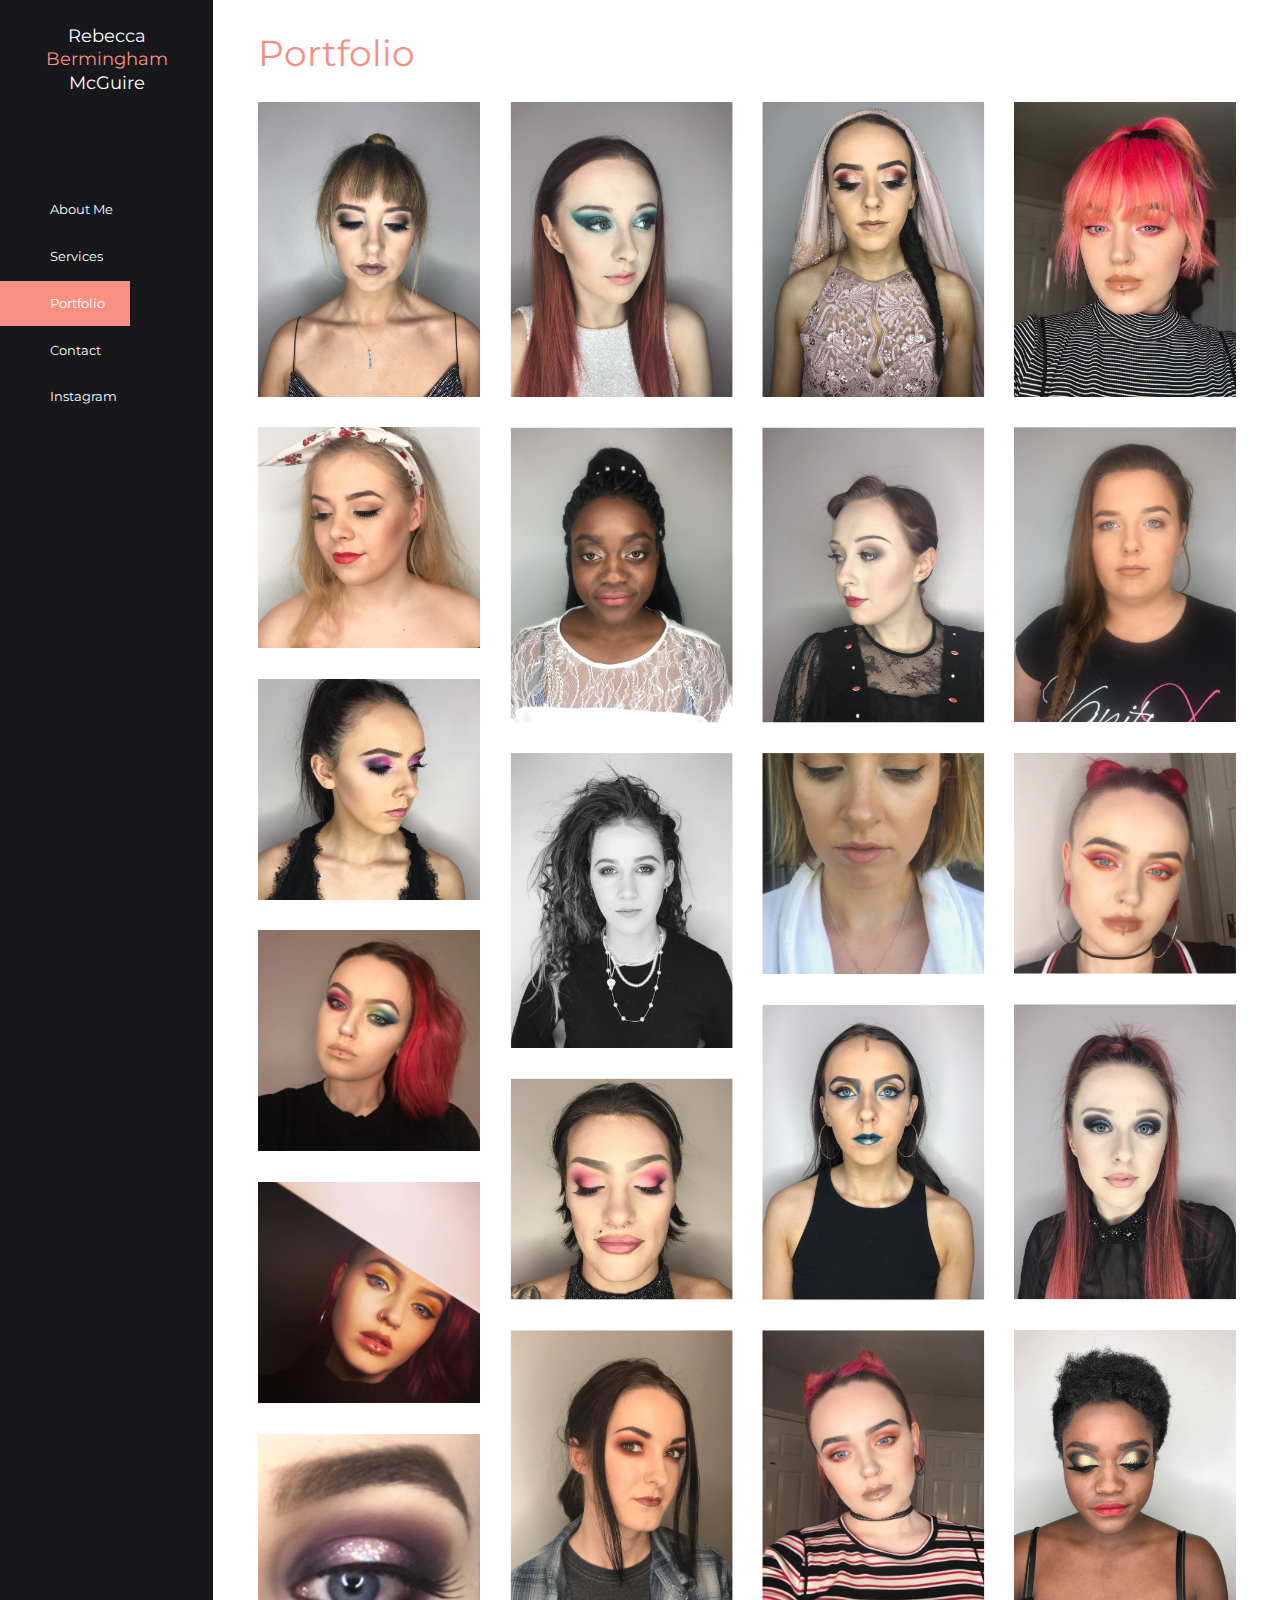
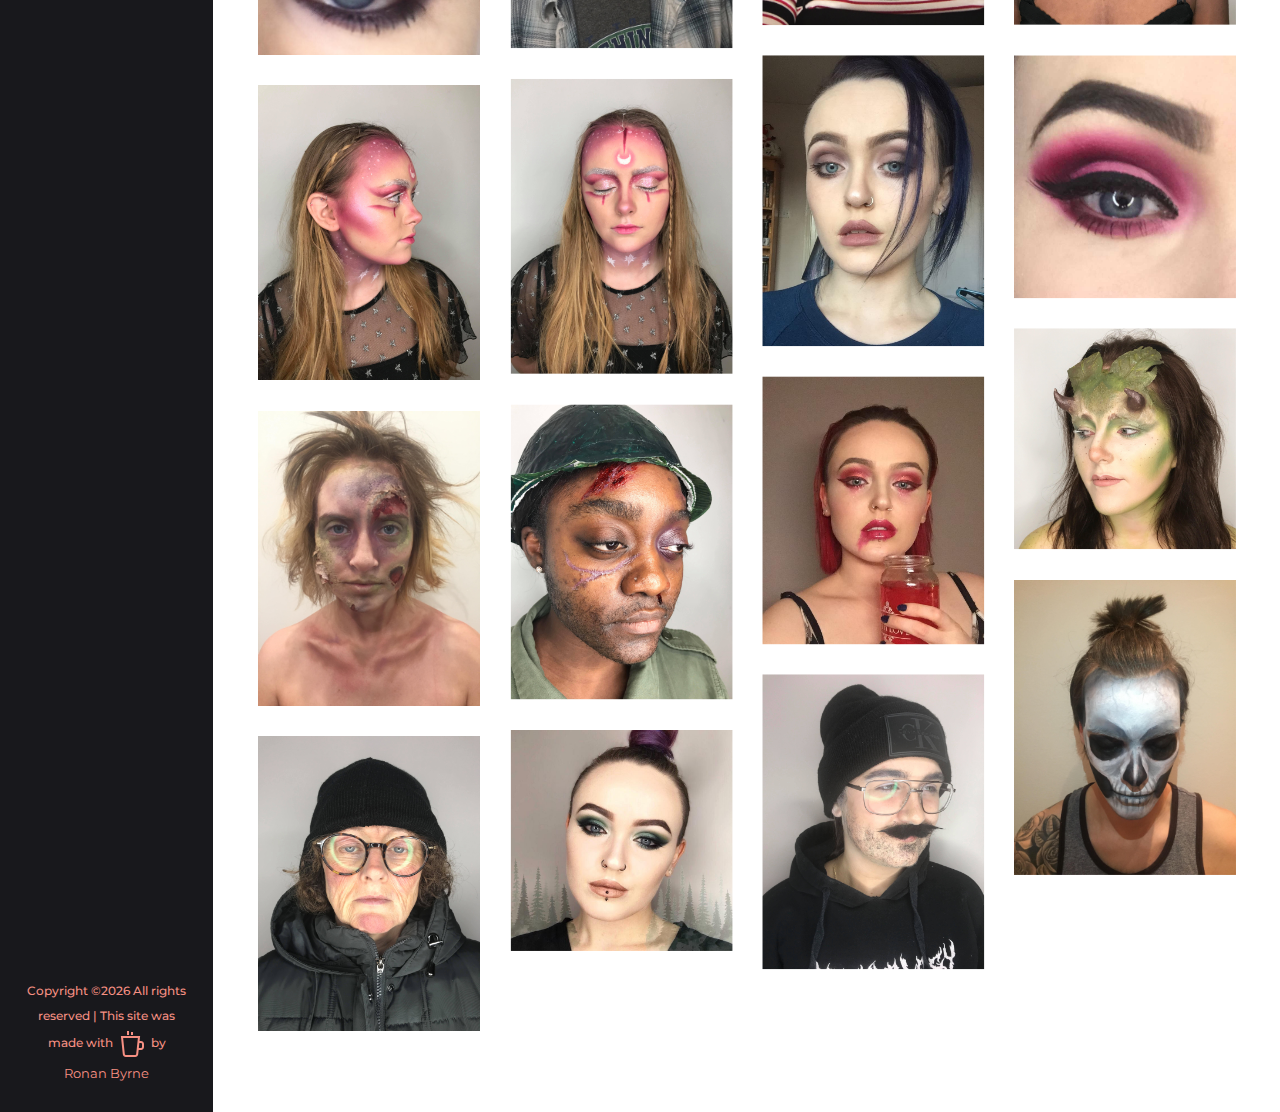
<file: index.html>
<!DOCTYPE html>
<html lang="en">
<head>
    <!-- ========== Meta Tags ========== -->
    <meta charset="UTF-8">
    <meta name="description" content="RebeccaMcG -Portfolio">
    <meta name="keywords" content="Makeup Artist , Portfolio, RebeccaBMcG">
    <meta name="author" content="Ronan Byrne">
    <meta name="viewport" content="width=device-width, initial-scale=1, maximum-scale=1">
    <!-- ========== Title ========== -->
    <title>Portfolio</title>
    <!-- ========== Favicon Ico ========== -->
    <!--<link rel="icon" href="fav.ico">-->
    <!-- ========== STYLESHEETS ========== -->
    <!-- Bootstrap CSS -->
    <link href="assets/css/bootstrap.min.css" rel="stylesheet">
    <!-- Fonts Icon CSS -->
    <link href="assets/css/font-awesome.min.css" rel="stylesheet">
    <link href="assets/css/et-line.css" rel="stylesheet">
    <link href="assets/css/ionicons.min.css" rel="stylesheet">
    <!-- Carousel CSS -->
    <link href="assets/css/slick.css" rel="stylesheet">
    <!-- Magnific-popup -->
    <link rel="stylesheet" href="assets/css/magnific-popup.css">
    <!-- Animate CSS -->
    <link rel="stylesheet" href="assets/css/animate.min.css">
    <!-- Custom styles for this template -->
    <link href="assets/css/main.css" rel="stylesheet">
    <link rel="icon" type="icon" href="assets/img/pink_brush.png">
</head>
<body>
<div class="loader">
    <div class="loader-outter"></div>
    <div class="loader-inner"></div>
</div>

<div class="body-container container-fluid">
    <a class="menu-btn" href="javascript:void(0)">
        <i class="ion ion-grid"></i>
    </a>
    <div class="row justify-content-center">
        <!--=================== side menu ====================-->
        <div class="col-lg-2 col-md-3 col-12 menu_block">

            <!--logo -->
           <div class="logo_box">
                <h4 class="title">
                   Rebecca <span class="bermingham">Bermingham</span> McGuire
                </h4>
            </div>
            <!--logo end-->

            <!--main menu -->
            <div class="side_menu_section">
                <ul class="menu_nav">
                    <li>
                        <a href="about.html">
                            About Me
                        </a>
                    </li>
                    <li>
                        <a href="services.html">
                            Services
                        </a>
                    </li>
                    <li class="active">
                        <a href="index.html">
                            Portfolio
                        </a>
                    </li>
                    <li>
                        <a href="contact.html">
                            Contact
                        </a>
                    </li>
                    <li>
                        <a href="https://www.instagram.com/rebeccabmcg_mua/" target="_blank">
                            Instagram
                        </a>
                    </li>
                </ul>
            </div>
            <!--main menu end -->
            <!--social and copyright -->
            <div class="side_menu_bottom">
                <div class="side_menu_bottom_inner">
                    <div class="copy_right">
                        <p class="copyright">Copyright &copy;<script>document.write(new Date().getFullYear());</script> All rights reserved | This site was made with <img src="assets/img/pink_coffee.png" class="fa fa-mug-o" aria-hidden="true"></i> by <a href="#" target="_blank">Ronan Byrne</a></p>
                    </div>
                </div>
            </div>
            <!--social and copyright end -->

        </div>
        <!--=================== side menu end====================-->

        <!--=================== content body ====================-->
        <div class="col-lg-10 col-md-9 col-12 body_block  align-content-center">
            <!--=================== filter portfolio start====================-->
            <h3 class="pinkheading portfolio_head grid-sizer col-sm-12 col-md-6 col-lg-3">
                Portfolio
            </h3>
            <div class="portfolio gutters grid img-container">
                <div class="grid-sizer col-sm-12 col-md-6 col-lg-3"></div>
                <div class="grid-item branding  col-sm-12 col-md-6 col-lg-3">
                    <a href="assets/img/portfolio/model1.jpg">
                        <div class="project_box_one">
                            <img src="assets/img/portfolio/model1.jpg" alt="pro1" />
                            <div class="product_info">
                                <div class="product_info_text">
                                    <div class="product_info_text_inner">
                                        <i class="ion ion-plus"></i>
                                    </div>
                                </div>
                            </div>
                        </div>
                    </a>
                </div>
                <div class="grid-item  branding architecture  col-md-6 col-lg-3">
                    <a href="assets/img/portfolio/model2.jpg">
                        <div class="project_box_one">
                            <img src="assets/img/portfolio/model2.jpg" alt="pro1" />
                            <div class="product_info">
                                <div class="product_info_text">
                                    <div class="product_info_text_inner">
                                        <i class="ion ion-plus"></i>
                                    </div>
                                </div>
                            </div>
                        </div>
                    </a>
                </div>
                <div class="grid-item  design col-sm-12 col-md-6 col-lg-3">
                    <a href="assets/img/portfolio/model3.jpg">
                        <div class="project_box_one">
                            <img src="assets/img/portfolio/model3.jpg" alt="pro1" />
                            <div class="product_info">
                                <div class="product_info_text">
                                    <div class="product_info_text_inner">
                                        <i class="ion ion-plus"></i>
                                    </div>
                                </div>
                            </div>
                        </div>
                    </a>
                </div>
                <div class="grid-item  photography design col-sm-12 col-md-6 col-lg-3">
                    <a href="assets/img/portfolio/model4.jpg">
                        <div class="project_box_one">
                            <img src="assets/img/portfolio/model4.jpg" alt="pro1" />
                            <div class="product_info">
                                <div class="product_info_text">
                                    <div class="product_info_text_inner">
                                        <i class="ion ion-plus"></i>
                                    </div>
                                </div>
                            </div>
                        </div>
                    </a>
                </div>
                <div class="grid-item  branding photography  col-sm-12 col-md-6 col-lg-3">
                    <a href="assets/img/portfolio/model5.jpg">
                        <div class="project_box_one">
                            <img src="assets/img/portfolio/model5.jpg" alt="pro1" />
                            <div class="product_info">
                                <div class="product_info_text">
                                    <div class="product_info_text_inner">
                                        <i class="ion ion-plus"></i>
                                    </div>
                                </div>
                            </div>
                        </div>
                    </a>
                </div>
                <div class="grid-item   architecture design col-sm-12 col-md-6 col-lg-3">
                    <a href="assets/img/portfolio/model6.jpg">
                        <div class="project_box_one">
                            <img src="assets/img/portfolio/model6.jpg" alt="pro1" />
                            <div class="product_info">
                                <div class="product_info_text">
                                    <div class="product_info_text_inner">
                                        <i class="ion ion-plus"></i>
                                    </div>
                                </div>
                            </div>
                        </div>
                    </a>
                </div>
                <div class="grid-item  photography architecture col-sm-12 col-md-6 col-lg-3">
                    <a href="assets/img/portfolio/model7.jpg">
                        <div class="project_box_one">
                            <img src="assets/img/portfolio/model7.jpg" alt="pro1" />
                            <div class="product_info">
                                <div class="product_info_text">
                                    <div class="product_info_text_inner">
                                        <i class="ion ion-plus"></i>
                                    </div>
                                </div>
                            </div>
                        </div>
                    </a>
                </div>
                <div class="grid-item  branding design  col-sm-12 col-md-6 col-lg-3">
                    <a href="assets/img/portfolio/model8.jpg">
                        <div class="project_box_one">
                            <img src="assets/img/portfolio/model8.jpg" alt="pro1" />
                            <div class="product_info">
                                <div class="product_info_text">
                                    <div class="product_info_text_inner">
                                        <i class="ion ion-plus"></i>
                                    </div>
                                </div>
                            </div>
                        </div>
                    </a>
                </div>
                 <div class="grid-item branding  col-sm-12 col-md-6 col-lg-3">
                    <a href="assets/img/portfolio/model9.jpg">
                        <div class="project_box_one">
                            <img src="assets/img/portfolio/model9.jpg" alt="pro1" />
                            <div class="product_info">
                                <div class="product_info_text">
                                    <div class="product_info_text_inner">
                                        <i class="ion ion-plus"></i>
                                    </div>
                                </div>
                            </div>
                        </div>
                    </a>
                </div>
                <div class="grid-item  branding architecture  col-md-6 col-lg-3">
                    <a href="assets/img/portfolio/model10.jpg">
                        <div class="project_box_one">
                            <img src="assets/img/portfolio/model10.jpg" alt="pro1" />
                            <div class="product_info">
                                <div class="product_info_text">
                                    <div class="product_info_text_inner">
                                        <i class="ion ion-plus"></i>
                                    </div>
                                </div>
                            </div>
                        </div>
                    </a>
                </div>
                <div class="grid-item  design col-sm-12 col-md-6 col-lg-3">
                    <a href="assets/img/portfolio/model11.jpg">
                        <div class="project_box_one">
                            <img src="assets/img/portfolio/model11.jpg" alt="pro1" />
                            <div class="product_info">
                                <div class="product_info_text">
                                    <div class="product_info_text_inner">
                                        <i class="ion ion-plus"></i>
                                    </div>
                                </div>
                            </div>
                        </div>
                    </a>
                </div>
                <div class="grid-item  photography design col-sm-12 col-md-6 col-lg-3">
                    <a href="assets/img/portfolio/model12.jpg">
                        <div class="project_box_one">
                            <img src="assets/img/portfolio/model12.jpg" alt="pro1" />
                            <div class="product_info">
                                <div class="product_info_text">
                                    <div class="product_info_text_inner">
                                        <i class="ion ion-plus"></i>
                                    </div>
                                </div>
                            </div>
                        </div>
                    </a>
                </div>
                <div class="grid-item  branding photography  col-sm-12 col-md-6 col-lg-3">
                    <a href="assets/img/portfolio/model13.jpg">
                        <div class="project_box_one">
                            <img src="assets/img/portfolio/model13.jpg" alt="pro1" />
                            <div class="product_info">
                                <div class="product_info_text">
                                    <div class="product_info_text_inner">
                                        <i class="ion ion-plus"></i>
                                    </div>
                                </div>
                            </div>
                        </div>
                    </a>
                </div>
                <div class="grid-item   architecture design col-sm-12 col-md-6 col-lg-3">
                    <a href="assets/img/portfolio/model14.jpg">
                        <div class="project_box_one">
                            <img src="assets/img/portfolio/model14.jpg" alt="pro1" />
                            <div class="product_info">
                                <div class="product_info_text">
                                    <div class="product_info_text_inner">
                                        <i class="ion ion-plus"></i>
                                    </div>
                                </div>
                            </div>
                        </div>
                    </a>
                </div>
                <div class="grid-item  photography architecture col-sm-12 col-md-6 col-lg-3">
                    <a href="assets/img/portfolio/model15.jpg">
                        <div class="project_box_one">
                            <img src="assets/img/portfolio/model15.jpg" alt="pro1" />
                            <div class="product_info">
                                <div class="product_info_text">
                                    <div class="product_info_text_inner">
                                        <i class="ion ion-plus"></i>
                                    </div>
                                </div>
                            </div>
                        </div>
                    </a>
                </div>
                <div class="grid-item  branding design  col-sm-12 col-md-6 col-lg-3">
                    <a href="assets/img/portfolio/model16.jpg">
                        <div class="project_box_one">
                            <img src="assets/img/portfolio/model16.jpg" alt="pro1" />
                            <div class="product_info">
                                <div class="product_info_text">
                                    <div class="product_info_text_inner">
                                        <i class="ion ion-plus"></i>
                                    </div>
                                </div>
                            </div>
                        </div>
                    </a>
                </div>
                 <div class="grid-item branding  col-sm-12 col-md-6 col-lg-3">
                    <a href="assets/img/portfolio/model17.jpg">
                        <div class="project_box_one">
                            <img src="assets/img/portfolio/model17.jpg" alt="pro1" />
                            <div class="product_info">
                                <div class="product_info_text">
                                    <div class="product_info_text_inner">
                                        <i class="ion ion-plus"></i>
                                    </div>
                                </div>
                            </div>
                        </div>
                    </a>
                </div>
                <div class="grid-item  branding architecture  col-md-6 col-lg-3">
                    <a href="assets/img/portfolio/model18.jpg">
                        <div class="project_box_one">
                            <img src="assets/img/portfolio/model18.jpg" alt="pro1" />
                            <div class="product_info">
                                <div class="product_info_text">
                                    <div class="product_info_text_inner">
                                        <i class="ion ion-plus"></i>
                                    </div>
                                </div>
                            </div>
                        </div>
                    </a>
                </div>
                <div class="grid-item  design col-sm-12 col-md-6 col-lg-3">
                    <a href="assets/img/portfolio/model19.jpg">
                        <div class="project_box_one">
                            <img src="assets/img/portfolio/model19.jpg" alt="pro1" />
                            <div class="product_info">
                                <div class="product_info_text">
                                    <div class="product_info_text_inner">
                                        <i class="ion ion-plus"></i>
                                    </div>
                                </div>
                            </div>
                        </div>
                    </a>
                </div>
                <div class="grid-item  photography design col-sm-12 col-md-6 col-lg-3">
                    <a href="assets/img/portfolio/model20.jpg">
                        <div class="project_box_one">
                            <img src="assets/img/portfolio/model20.jpg" alt="pro1" />
                            <div class="product_info">
                                <div class="product_info_text">
                                    <div class="product_info_text_inner">
                                        <i class="ion ion-plus"></i>
                                    </div>
                                </div>
                            </div>
                        </div>
                    </a>
                </div>
                <div class="grid-item  branding photography  col-sm-12 col-md-6 col-lg-3">
                    <a href="assets/img/portfolio/model21.jpg">
                        <div class="project_box_one">
                            <img src="assets/img/portfolio/model21.jpg" alt="pro1" />
                            <div class="product_info">
                                <div class="product_info_text">
                                    <div class="product_info_text_inner">
                                        <i class="ion ion-plus"></i>
                                    </div>
                                </div>
                            </div>
                        </div>
                    </a>
                </div>
                <div class="grid-item   architecture design col-sm-12 col-md-6 col-lg-3">
                    <a href="assets/img/portfolio/model22.jpg">
                        <div class="project_box_one">
                            <img src="assets/img/portfolio/model22.jpg" alt="pro1" />
                            <div class="product_info">
                                <div class="product_info_text">
                                    <div class="product_info_text_inner">
                                        <i class="ion ion-plus"></i>
                                    </div>
                                </div>
                            </div>
                        </div>
                    </a>
                </div>
                <div class="grid-item  photography architecture col-sm-12 col-md-6 col-lg-3">
                    <a href="assets/img/portfolio/model23.jpg">
                        <div class="project_box_one">
                            <img src="assets/img/portfolio/model23.jpg" alt="pro1" />
                            <div class="product_info">
                                <div class="product_info_text">
                                    <div class="product_info_text_inner">
                                        <i class="ion ion-plus"></i>
                                    </div>
                                </div>
                            </div>
                        </div>
                    </a>
                </div>
                <div class="grid-item  branding design  col-sm-12 col-md-6 col-lg-3">
                    <a href="assets/img/portfolio/model24.jpg">
                        <div class="project_box_one">
                            <img src="assets/img/portfolio/model24.jpg" alt="pro1" />
                            <div class="product_info">
                                <div class="product_info_text">
                                    <div class="product_info_text_inner">
                                        <i class="ion ion-plus"></i>
                                    </div>
                                </div>
                            </div>
                        </div>
                    </a>
                </div>
                 <div class="grid-item branding  col-sm-12 col-md-6 col-lg-3">
                    <a href="assets/img/portfolio/model25.jpg">
                        <div class="project_box_one">
                            <img src="assets/img/portfolio/model25.jpg" alt="pro1" />
                            <div class="product_info">
                                <div class="product_info_text">
                                    <div class="product_info_text_inner">
                                        <i class="ion ion-plus"></i>
                                    </div>
                                </div>
                            </div>
                        </div>
                    </a>
                </div>
                <div class="grid-item  branding architecture  col-md-6 col-lg-3">
                    <a href="assets/img/portfolio/model26.jpg">
                        <div class="project_box_one">
                            <img src="assets/img/portfolio/model26.jpg" alt="pro1" />
                            <div class="product_info">
                                <div class="product_info_text">
                                    <div class="product_info_text_inner">
                                        <i class="ion ion-plus"></i>
                                    </div>
                                </div>
                            </div>
                        </div>
                    </a>
                </div>
                <div class="grid-item  design col-sm-12 col-md-6 col-lg-3">
                    <a href="assets/img/portfolio/model27.jpg">
                        <div class="project_box_one">
                            <img src="assets/img/portfolio/model27.jpg" alt="pro1" />
                            <div class="product_info">
                                <div class="product_info_text">
                                    <div class="product_info_text_inner">
                                        <i class="ion ion-plus"></i>
                                    </div>
                                </div>
                            </div>
                        </div>
                    </a>
                </div>
                <div class="grid-item  photography design col-sm-12 col-md-6 col-lg-3">
                    <a href="assets/img/portfolio/model28.jpg">
                        <div class="project_box_one">
                            <img src="assets/img/portfolio/model28.jpg" alt="pro1" />
                            <div class="product_info">
                                <div class="product_info_text">
                                    <div class="product_info_text_inner">
                                        <i class="ion ion-plus"></i>
                                    </div>
                                </div>
                            </div>
                        </div>
                    </a>
                </div>
                <div class="grid-item  branding photography  col-sm-12 col-md-6 col-lg-3">
                    <a href="assets/img/portfolio/model29.jpg">
                        <div class="project_box_one">
                            <img src="assets/img/portfolio/model29.jpg" alt="pro1" />
                            <div class="product_info">
                                <div class="product_info_text">
                                    <div class="product_info_text_inner">
                                        <i class="ion ion-plus"></i>
                                    </div>
                                </div>
                            </div>
                        </div>
                    </a>
                </div>
                <div class="grid-item   architecture design col-sm-12 col-md-6 col-lg-3">
                    <a href="assets/img/portfolio/model30.jpg">
                        <div class="project_box_one">
                            <img src="assets/img/portfolio/model30.jpg" alt="pro1" />
                            <div class="product_info">
                                <div class="product_info_text">
                                    <div class="product_info_text_inner">
                                        <i class="ion ion-plus"></i>
                                    </div>
                                </div>
                            </div>
                        </div>
                    </a>
                </div>
                <div class="grid-item   architecture design col-sm-12 col-md-6 col-lg-3">
                    <a href="assets/img/portfolio/model31.jpg">
                        <div class="project_box_one">
                            <img src="assets/img/portfolio/model31.jpg" alt="pro1" />
                            <div class="product_info">
                                <div class="product_info_text">
                                    <div class="product_info_text_inner">
                                        <i class="ion ion-plus"></i>
                                    </div>
                                </div>
                            </div>
                        </div>
                    </a>
                </div>
                 <div class="grid-item   architecture design col-sm-12 col-md-6 col-lg-3">
                    <a href="assets/img/portfolio/model32.jpg">
                        <div class="project_box_one">
                            <img src="assets/img/portfolio/model32.jpg" alt="pro1" />
                            <div class="product_info">
                                <div class="product_info_text">
                                    <div class="product_info_text_inner">
                                        <i class="ion ion-plus"></i>
                                    </div>
                                </div>
                            </div>
                        </div>
                    </a>
                </div>
                 <div class="grid-item   architecture design col-sm-12 col-md-6 col-lg-3">
                    <a href="assets/img/portfolio/model33.jpg">
                        <div class="project_box_one">
                            <img src="assets/img/portfolio/model33.jpg" alt="pro1" />
                            <div class="product_info">
                                <div class="product_info_text">
                                    <div class="product_info_text_inner">
                                        <i class="ion ion-plus"></i>
                                    </div>
                                </div>
                            </div>
                        </div>
                    </a>
                </div>
               
             </div>
            <!--=================== filter portfolio end====================-->
        </div>
        <!--=================== content body end ====================-->
    </div>
</div>



<!-- jquery -->
<script src="assets/js/jquery.min.js"></script>
<!-- bootstrap -->
<script src="assets/js/popper.js"></script>
<script src="assets/js/bootstrap.min.js"></script>
<script src="assets/js/waypoints.min.js"></script>
<!--slick carousel -->
<script src="assets/js/slick.min.js"></script>
<!--Portfolio Filter-->
<script src="assets/js/imgloaded.js"></script>
<script src="assets/js/isotope.js"></script>
<!-- Magnific-popup -->
<script src="assets/js/jquery.magnific-popup.min.js"></script>
<!--Counter-->
<script src="assets/js/jquery.counterup.min.js"></script>
<!-- WOW JS -->
<script src="assets/js/wow.min.js"></script>
<!-- Custom js -->
<script src="assets/js/main.js"></script>
</body>
</html>
</file>
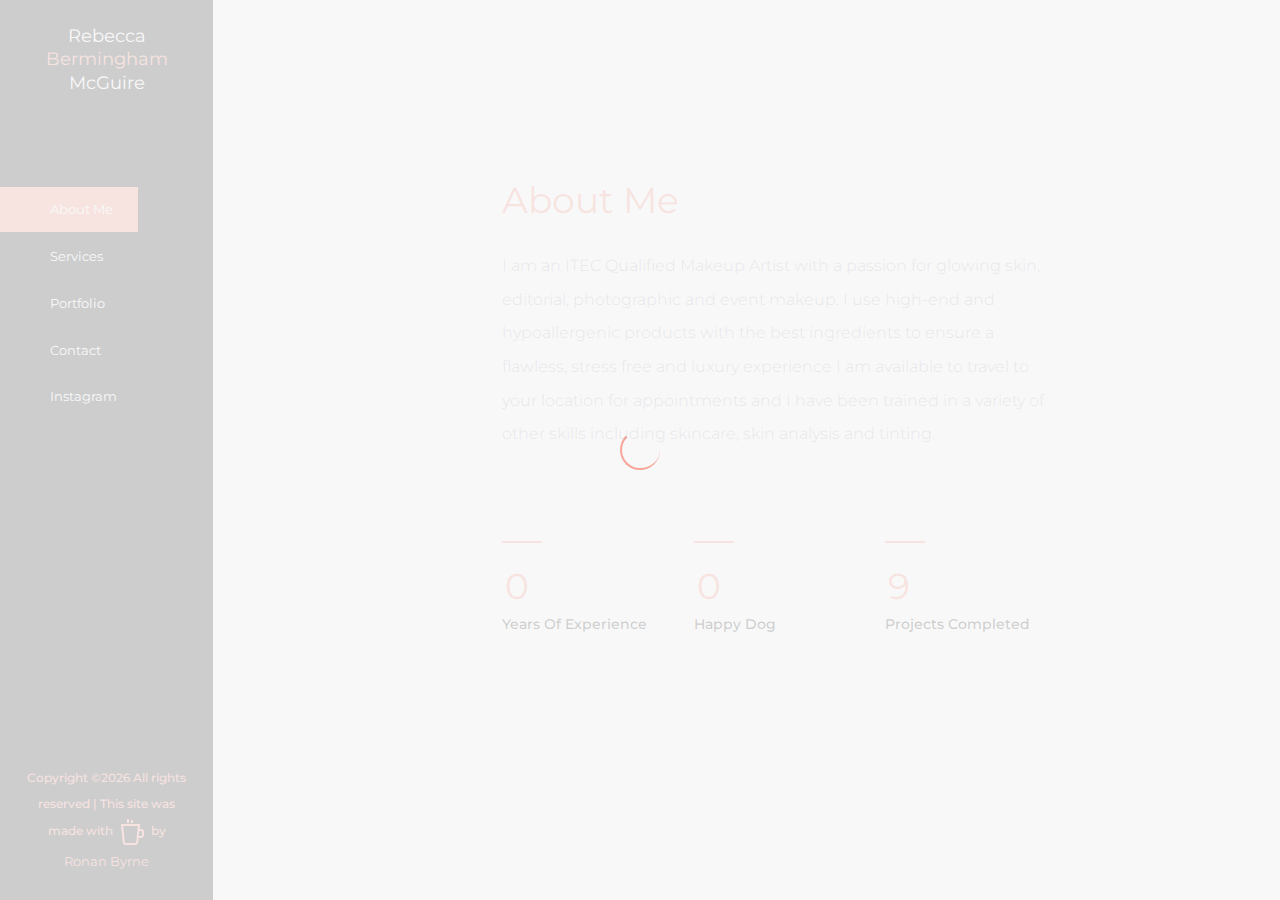
<file: about.html>
<!DOCTYPE html>
<html lang="en">
<head>
    <!-- ========== Meta Tags ========== -->
    <meta charset="UTF-8">
    <meta name="description" content="Cocoon -Portfolio">
    <meta name="keywords" content="Cocoon , Portfolio">
    <meta name="author" content="Ronan Byrne">
    <meta name="viewport" content="width=device-width, initial-scale=1, maximum-scale=1">
    <!-- ========== Title ========== -->
    <title> About Me </title>
    <!-- ========== Favicon Ico ========== -->
    <!--<link rel="icon" href="fav.ico">-->
    <!-- ========== STYLESHEETS ========== -->
    <!-- Bootstrap CSS -->
    <link href="assets/css/bootstrap.min.css" rel="stylesheet">
    <!-- Fonts Icon CSS -->
    <link href="assets/css/font-awesome.min.css" rel="stylesheet">
    <link href="assets/css/et-line.css" rel="stylesheet">
    <link href="assets/css/ionicons.min.css" rel="stylesheet">
    <!-- Carousel CSS -->
    <link href="assets/css/slick.css" rel="stylesheet">
    <!-- Magnific-popup -->
    <link rel="stylesheet" href="assets/css/magnific-popup.css">
    <!-- Animate CSS -->
    <link rel="stylesheet" href="assets/css/animate.min.css">
    <!-- Custom styles for this template -->
    <link href="assets/css/main.css" rel="stylesheet">
    <link rel="icon" type="icon" href="assets/img/pink_brush.png">
</head>
<body>
<div class="loader">
    <div class="loader-outter"></div>
    <div class="loader-inner"></div>
</div>

<div class="body-container container-fluid">
    <a class="menu-btn" href="javascript:void(0)">
        <i class="ion ion-grid"></i>
    </a>
    <div class="row justify-content-center">
        <!--=================== side menu ====================-->
        <div class="col-lg-2 col-md-3 col-12 menu_block">

            <!--logo -->
            <div class="logo_box">
                <h4 class="title">
                   Rebecca <span class="bermingham">Bermingham</span> McGuire
                </h4>
            </div>
            <!--logo end-->

            <!--main menu -->
            <div class="side_menu_section">
                <ul class="menu_nav">
                    <!-- <li>
                        <a href="index.html">
                            Home
                        </a>
                    </li> -->
                    <li class="active">
                        <a href="about.html">
                            About Me
                        </a>
                    </li>
                    <li>
                        <a href="services.html">
                            Services
                        </a>
                    </li>
                    <li>
                        <a href="index.html">
                            Portfolio
                        </a>
                    </li>
                    <li>
                        <a href="contact.html">
                            Contact
                        </a>
                    </li>
                    <li>
                        <a href="https://www.instagram.com/rebeccabmcg_mua/" target="-blank">
                            Instagram
                        </a>
                    </li>
                </ul>
            </div>
            <!--main menu end -->


            <!--social and copyright -->
            <div class="side_menu_bottom">
                <div class="side_menu_bottom_inner">
                    <div class="copy_right">
                         <p class="copyright">Copyright &copy;<script>document.write(new Date().getFullYear());</script> All rights reserved | This site was made with <img src="assets/img/pink_coffee.png" class="fa fa-mug-o" aria-hidden="true"></i> by <a href="#" target="_blank">Ronan Byrne</a></p>
                    </div>
                </div>
            </div>
            <!--social and copyright end -->

        </div>
        <!--=================== side menu end====================-->

        <!--=================== content body ====================-->
        <div class="col-lg-10 col-md-9 col-12 body_block  align-content-center">
            <div>
                <div class="img_card">
                    <div class="row justify-content-center">
                        <div class="col-md-6 col-9 content_section">
                            <div class="content_box">
                                <div class="content_box_inner">
                                    <div>
                                        <h3 class="pinkheading">
                                            About Me
                                        </h3>
                                        <p>
                                            I am an ITEC Qualified Makeup Artist with a passion for glowing skin, editorial, photographic and event makeup. I use high-end and hypoallergenic products with the best ingredients to ensure a flawless, stress free and luxury experience I am available to travel to your location for appointments and I have been trained in a variety of other skills including skincare, skin analysis and tinting.
                                        </p>
                                        <!--=================== counter start====================-->
                                        <div class="pt50">
                                            <div class="row justify-content-center">
                                                <div class="col-12 col-md-4">
                                                    <div class="counter_box">
                                                        <div class="divider"></div>
                                                        <span class="counter">4</span>
                                                        <h5>Years of experience</h5>
                                                    </div>
                                                </div>
                                                <div class="col-12 col-md-4">
                                                    <div class="counter_box">
                                                        <div class="divider"></div>
                                                        <span class="counter">1</span>
                                                        <h5>Happy dog</h5>
                                                    </div>
                                                </div>
                                                <div class="col-12 col-md-4">
                                                    <div class="counter_box">
                                                        <div class="divider"></div>
                                                        <span class="counter">45</span>
                                                        <h5>Projects completed</h5>
                                                    </div>
                                                </div>
                                            </div>
                                        </div>
                                        <!--=================== counter end====================-->
                                    </div>
                                </div>
                            </div>
                        </div>
                        <!-- <div class="col-md-6 col-5 img_section" style="background-image: url('assets/img/portfolio/background.jpg');"></div> -->
                    </div>
                </div>
            </div>
        </div>
        <!--=================== content body end ====================-->
    </div>
</div>

<!-- jquery -->
<script src="assets/js/jquery.min.js"></script>
<!-- bootstrap -->
<script src="assets/js/popper.js"></script>
<script src="assets/js/bootstrap.min.js"></script>
<script src="assets/js/waypoints.min.js"></script>
<!--slick carousel -->
<script src="assets/js/slick.min.js"></script>
<!--Portfolio Filter-->
<script src="assets/js/imgloaded.js"></script>
<script src="assets/js/isotope.js"></script>
<!-- Magnific-popup -->
<script src="assets/js/jquery.magnific-popup.min.js"></script>
<!--Counter-->
<script src="assets/js/jquery.counterup.min.js"></script>
<!-- WOW JS -->
<script src="assets/js/wow.min.js"></script>
<!-- Custom js -->
<script src="assets/js/main.js"></script>
</body>
</html>
</file>
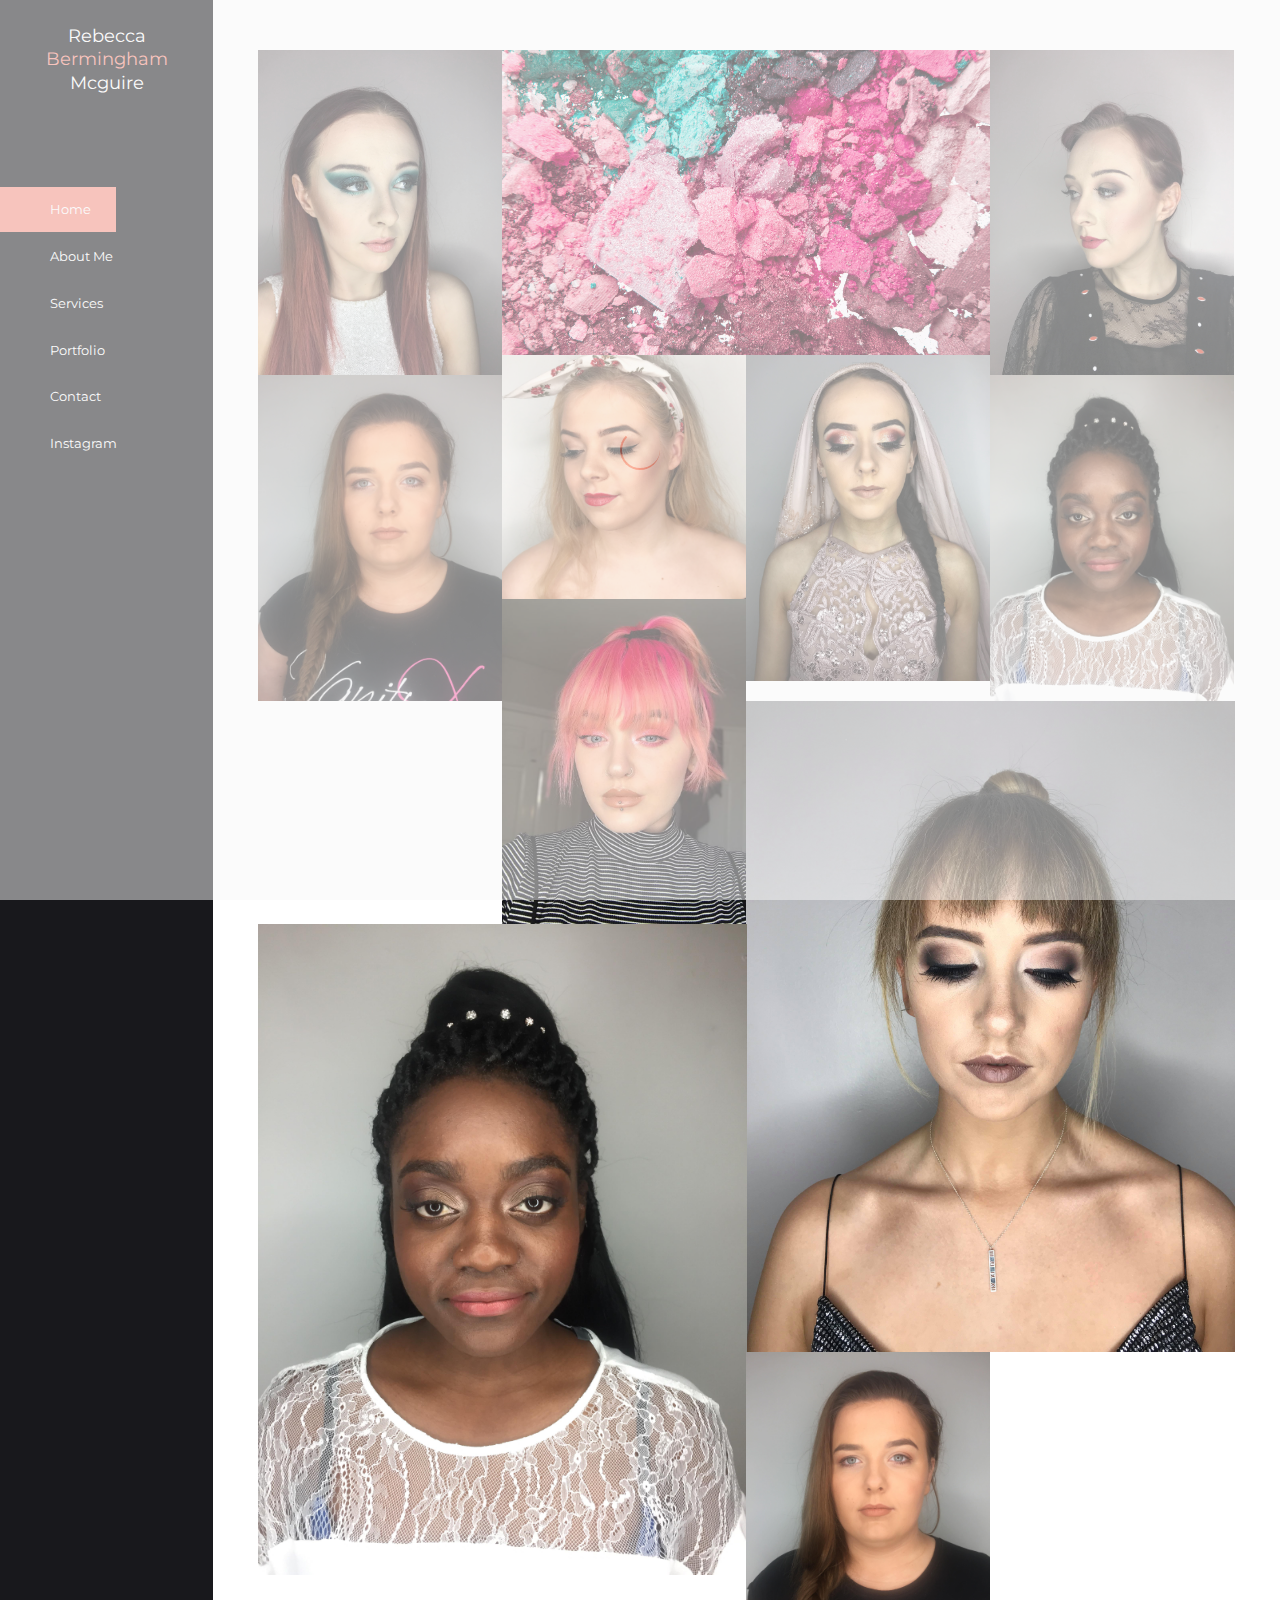
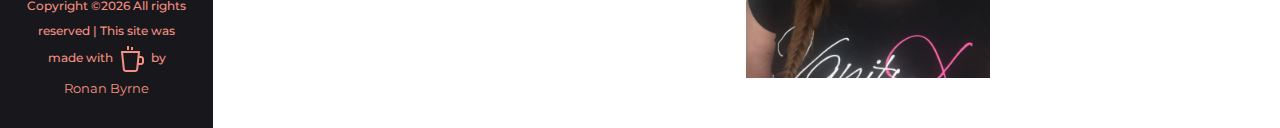
<file: home.html>
<!DOCTYPE html>
<html lang="en">
<head>
    <!-- ========== Meta Tags ========== -->
    <meta charset="UTF-8">
    <meta name="description" content="Cocoon -Portfolio">
    <meta name="keywords" content="Cocoon , Portfolio">
    <meta name="author" content="Ronan Byrne">
    <meta name="viewport" content="width=device-width, initial-scale=1, maximum-scale=1">
    
    <title> Rebecca Bermingham McGuire</title>
    <!-- ========== Favicon Ico ========== -->
    <!--<link rel="icon" href="fav.ico">-->
    <!-- ========== STYLESHEETS ========== -->
    <!-- Bootstrap CSS -->
    <link href="assets/css/bootstrap.min.css" rel="stylesheet">
    <!-- Fonts Icon CSS -->
    <link href="assets/css/font-awesome.min.css" rel="stylesheet">
    <link href="assets/css/et-line.css" rel="stylesheet">
    <link href="assets/css/ionicons.min.css" rel="stylesheet">
    <!-- Carousel CSS -->
    <link href="assets/css/slick.css" rel="stylesheet">
    <!-- Magnific-popup -->
    <link rel="stylesheet" href="assets/css/magnific-popup.css">
    <!-- Animate CSS -->
    <link rel="stylesheet" href="assets/css/animate.min.css">
    <!-- Custom styles for this template -->
    <link href="assets/css/main.css" rel="stylesheet">
    <link rel="icon" type="icon" href="assets/img/pink_brush.png">
</head>
<body>
<div class="loader">
    <div class="loader-outter"></div>
    <div class="loader-inner"></div>
</div>

<div class="body-container container-fluid">
    <a class="menu-btn" href="javascript:void(0)">
        <i class="ion ion-grid"></i>
    </a>
    <div class="row justify-content-center">
        <!--=================== side menu ====================-->
        <div class="col-lg-2 col-md-3 col-12 menu_block">

            <!--logo -->
            <div class="logo_box">
                <h4 class="title">
                   Rebecca <span class="bermingham">Bermingham</span> Mcguire
                </h4>
            </div>
            <!--logo end-->

            <!--main menu -->
            <div class="side_menu_section">
                <ul class="menu_nav">
                    <li class="active">
                        <a href="index.html">
                            Home
                        </a>
                    </li>
                    <li>
                        <a href="about.html">
                            About Me
                        </a>
                    </li>
                    <li>
                        <a href="services.html">
                            Services
                        </a>
                    </li>
                    <li>
                        <a href="portfolio.html">
                            Portfolio
                        </a>
                    </li>
                    <li>
                        <a href="contact.html">
                            Contact
                        </a>
                    </li>
                     <li>
                        <a href="https://www.instagram.com/rebeccabmcg/" target="-blank">
                            Instagram
                        </a>
                    </li>
                </ul>
            </div>
            <!--main menu end -->

            <!--social and copyright -->
            <div class="side_menu_bottom">
                <div class="side_menu_bottom_inner">
                    <div class="copy_right">
                        <!-- Link back to Colorlib can't be removed. Template is licensed under CC BY 3.0. -->
                        <p class="copyright">Copyright &copy;<script>document.write(new Date().getFullYear());</script> All rights reserved | This site was made with <img src="assets/img/pink_coffee.png" class="fa fa-mug-o" aria-hidden="true"></i> by <a href="https://colorlib.com" target="_blank">Ronan Byrne</a></p>
                        <!-- Link back to Colorlib can't be removed. Template is licensed under CC BY 3.0. -->
                    </div>
                </div>
            </div>
            <!--social and copyright end -->

        </div>
        <!--=================== side menu end====================-->

        <!--=================== content body ====================-->
        <div class="col-lg-10 col-md-9 col-12 body_block  align-content-center">
            <div class="portfolio">
                <div class="container-fluid">
                    <!--=================== masaonry portfolio start====================-->
                    <div class="grid img-container justify-content-center no-gutters">
                        <div class="grid-sizer col-sm-12 col-md-6 col-lg-3"></div>
                        <div class="grid-item branding  col-sm-12 col-md-6 col-lg-3">
                            <a href="assets/img/portfolio/model2.jpg" title="project name 1">
                                <div class="project_box_one">
                                    <img src="assets/img/portfolio/model2.jpg" alt="pro1" />
                                    <div class="product_info">
                                        <div class="product_info_text">
                                            <div class="product_info_text_inner">
                                                <i class="ion ion-plus"></i>
                                                <h4>project name</h4>
                                            </div>
                                        </div>
                                    </div>
                                </div>
                            </a>
                        </div>
                        <div class="grid-item  branding architecture  col-sm-12 col-md-6">
                            <a href="assets/img/portfolio/background.jpg" title="project name 2">
                                <div class="project_box_one">
                                    <img src="assets/img/portfolio/background.jpg" alt="pro1" />
                                    <div class="product_info">
                                        <div class="product_info_text">
                                            <div class="product_info_text_inner">
                                                <i class="ion ion-plus"></i>
                                                <h4>project name</h4>
                                            </div>
                                        </div>
                                    </div>
                                </div>
                            </a>
                        </div>
                        <div class="grid-item  design col-sm-12 col-md-6 col-lg-3">
                            <a href="assets/img/portfolio/model8.jpg" title="project name 5">
                                <div class="project_box_one">
                                    <img src="assets/img/portfolio/model8.jpg" alt="pro1" />
                                    <div class="product_info">
                                        <div class="product_info_text">
                                            <div class="product_info_text_inner">
                                                <i class="ion ion-plus"></i>
                                                <h4>project name</h4>
                                            </div>
                                        </div>
                                    </div>
                                </div>
                            </a>
                        </div>
                        <div class="grid-item  photography design col-sm-12 col-md-6 col-lg-3">
                            <a href="assets/img/portfolio/model6.jpg" title="project name 5">
                                <div class="project_box_one">
                                    <img src="assets/img/portfolio/model6.jpg" alt="pro1" />
                                    <div class="product_info">
                                        <div class="product_info_text">
                                            <div class="product_info_text_inner">
                                                <i class="ion ion-plus"></i>
                                                <h4>project name</h4>
                                            </div>
                                        </div>
                                    </div>
                                </div>
                            </a>
                        </div>
                        <div class="grid-item  branding photography  col-sm-12 col-md-6 col-lg-3">
                            <a href="assets/img/portfolio/model2.jpg" title="project name 5">
                                <div class="project_box_one">
                                    <img src="assets/img/portfolio/model3.jpg" alt="pro1" />
                                    <div class="product_info">
                                        <div class="product_info_text">
                                            <div class="product_info_text_inner">
                                                <i class="ion ion-plus"></i>
                                                <h4>project name</h4>
                                            </div>
                                        </div>
                                    </div>
                                </div>
                            </a>
                        </div>
                        <div class="grid-item   architecture design col-sm-12 col-md-6 col-lg-3">
                            <a href="assets/img/portfolio/model5.jpg" title="project name 5">
                                <div class="project_box_one">
                                    <img src="assets/img/portfolio/model5.jpg" alt="pro1" />
                                    <div class="product_info">
                                        <div class="product_info_text">
                                            <div class="product_info_text_inner">
                                                <i class="ion ion-plus"></i>
                                                <h4>project name</h4>
                                            </div>
                                        </div>
                                    </div>
                                </div>
                            </a>
                        </div>
                        <div class="grid-item  photography architecture col-sm-12 col-md-6 col-lg-3">
                            <a href="assets/img/portfolio/model7.jpg" title="project name 5">
                                <div class="project_box_one">
                                    <img src="assets/img/portfolio/model7.jpg" alt="pro1" />
                                    <div class="product_info">
                                        <div class="product_info_text">
                                            <div class="product_info_text_inner">
                                                <i class="ion ion-plus"></i>
                                                <h4>project name</h4>
                                            </div>
                                        </div>
                                    </div>
                                </div>
                            </a>
                        </div>
                        <div class="grid-item  branding design  col-sm-12 col-md-6 col-lg-3">
                            <a href="assets/img/portfolio/model4.jpg" title="project name 5">
                                <div class="project_box_one">
                                    <img src="assets/img/portfolio/model4.jpg" alt="pro1" />
                                    <div class="product_info">
                                        <div class="product_info_text">
                                            <div class="product_info_text_inner">
                                                <i class="ion ion-plus"></i>
                                                <h4>project name</h4>
                                            </div>
                                        </div>
                                    </div>
                                </div>
                            </a>
                        </div>
                        <div class="grid-item architecture  col-sm-12 col-md-6 col-lg-6">
                            <a href="assets/img/portfolio/model1.jpg" title="project name 4">
                                <div class="project_box_one">
                                    <img src="assets/img/portfolio/model1.jpg" alt="pro1" />
                                    <div class="product_info">
                                        <div class="product_info_text">
                                            <div class="product_info_text_inner">
                                                <i class="ion ion-plus"></i>
                                                <h4>project name</h4>
                                            </div>
                                        </div>
                                    </div>
                                </div>
                            </a>
                        </div>
                        <!--=======THESE ARE THE TWO EXTRA============-->
                        <div class="grid-item architecture  col-sm-12 col-md-6 col-lg-6">
                            <a href="assets/img/portfolio/model7.jpg" title="project name 4">
                                <div class="project_box_one">
                                    <img src="assets/img/portfolio/model7.jpg" alt="pro1" />
                                    <div class="product_info">
                                        <div class="product_info_text">
                                            <div class="product_info_text_inner">
                                                <i class="ion ion-plus"></i>
                                                <h4>project name</h4>
                                            </div>
                                        </div>
                                    </div>
                                </div>
                            </a>
                        </div>
                        <div class="grid-item   architecture design col-sm-12 col-md-6 col-lg-3">
                            <a href="assets/img/portfolio/model5.jpg" title="project name 5">
                                <div class="project_box_one">
                                    <img src="assets/img/portfolio/model5.jpg" alt="pro1" />
                                    <div class="product_info">
                                        <div class="product_info_text">
                                            <div class="product_info_text_inner">
                                                <i class="ion ion-plus"></i>
                                                <h4>project name</h4>
                                            </div>
                                        </div>
                                    </div>
                                </div>
                            </a>
                        </div>
                        <!--====================================================================================-->
                    </div>
                    <!--=================== masaonry portfolio end====================-->
                </div>
            </div>
        </div>
        <!--=================== content body end ====================-->
    </div>
</div>


<!-- jquery -->
<script src="assets/js/jquery.min.js"></script>
<!-- bootstrap -->
<script src="assets/js/popper.js"></script>
<script src="assets/js/bootstrap.min.js"></script>
<script src="assets/js/waypoints.min.js"></script>
<!--slick carousel -->
<script src="assets/js/slick.min.js"></script>
<!--Portfolio Filter-->
<script src="assets/js/imgloaded.js"></script>
<script src="assets/js/isotope.js"></script>
<!-- Magnific-popup -->
<script src="assets/js/jquery.magnific-popup.min.js"></script>
<!--Counter-->
<script src="assets/js/jquery.counterup.min.js"></script>
<!-- WOW JS -->
<script src="assets/js/wow.min.js"></script>
<!-- Custom js -->
<script src="assets/js/main.js"></script>
</body>
</html>
</file>
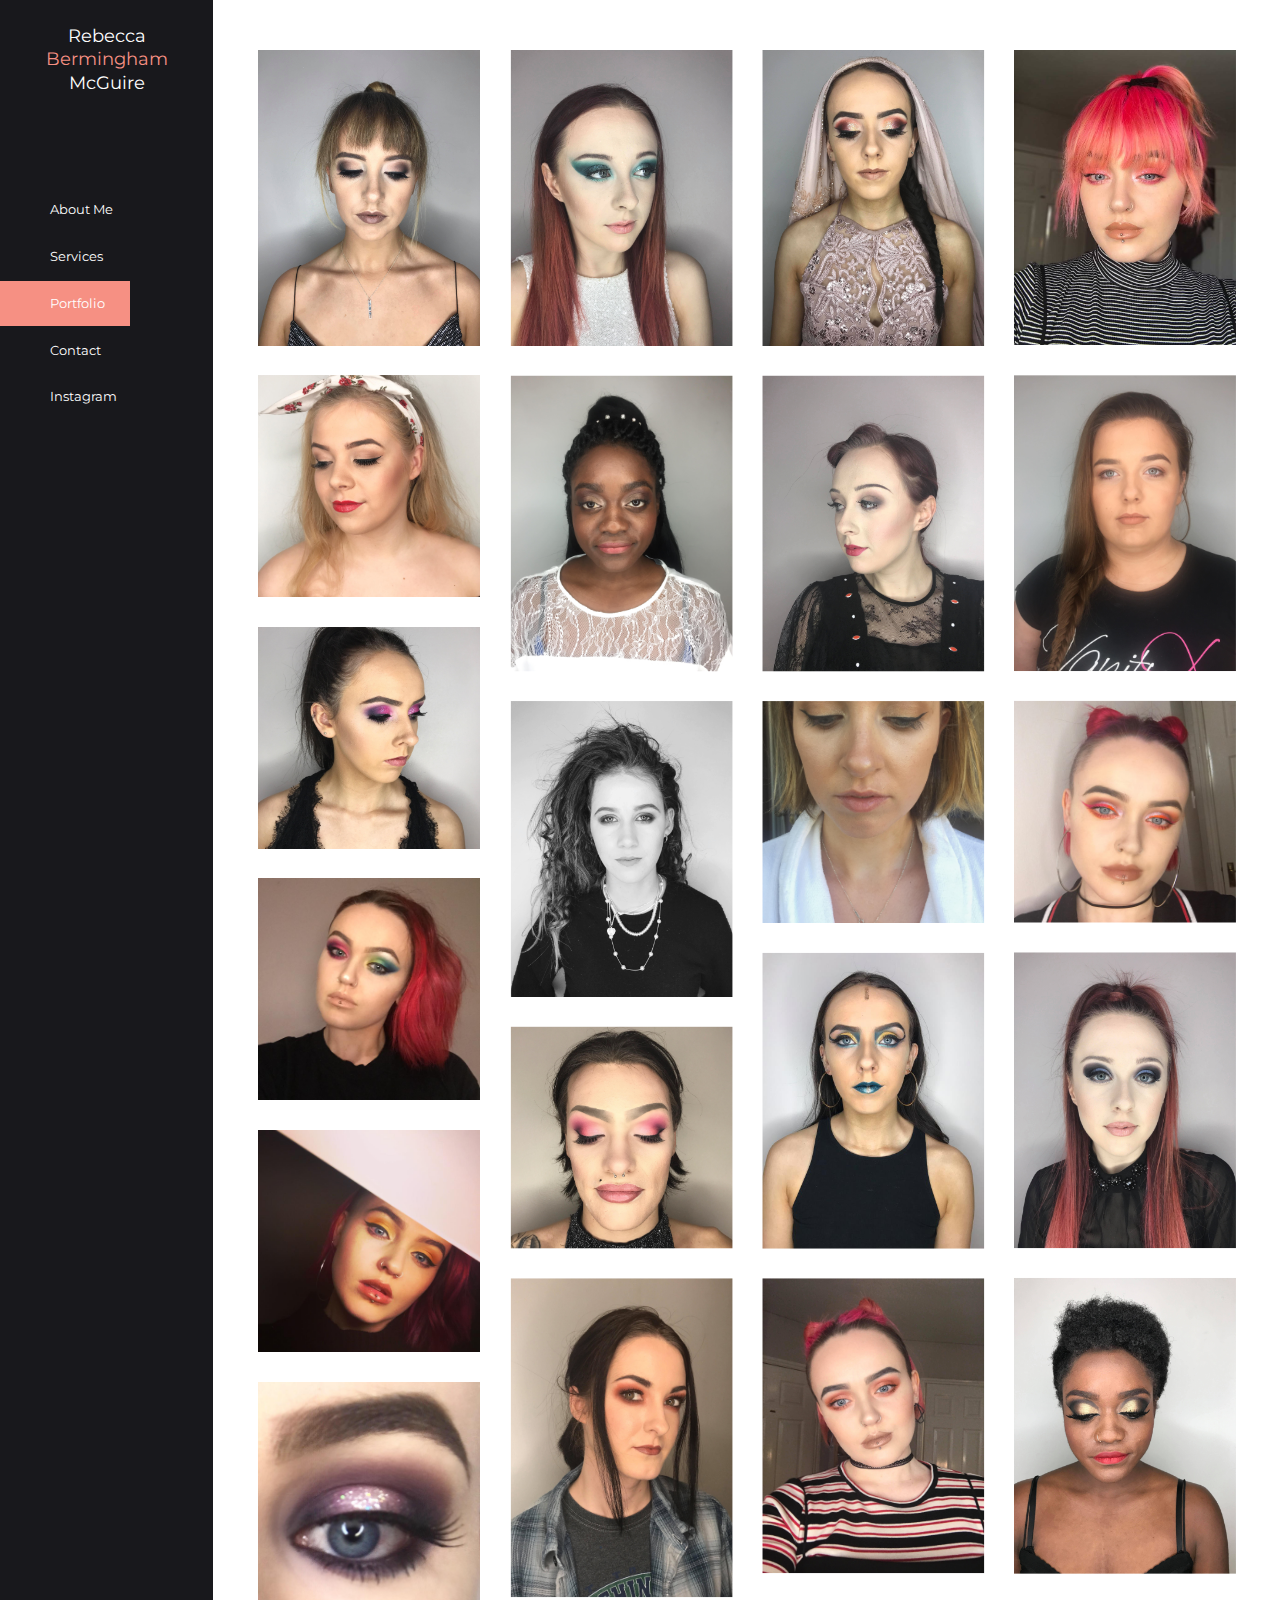
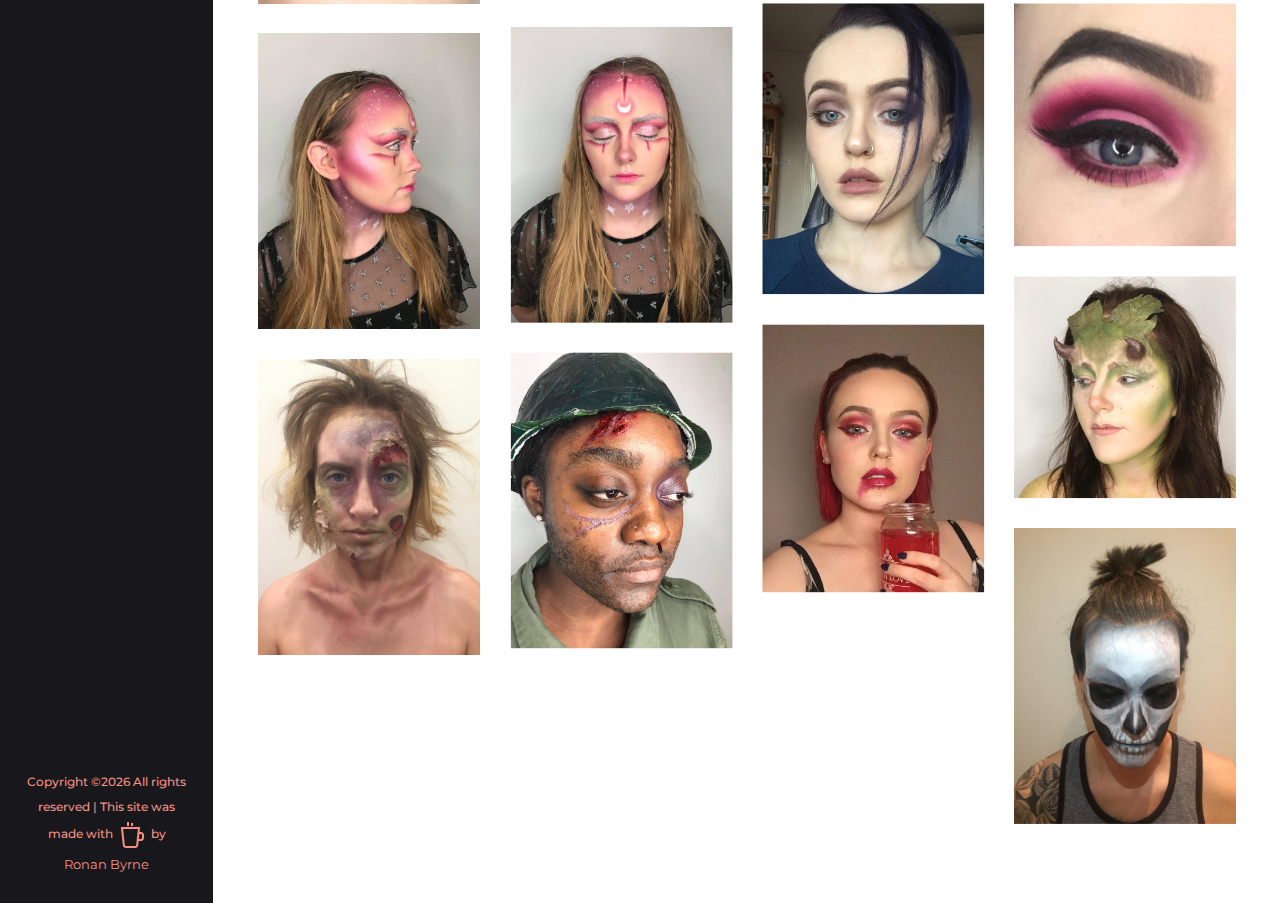
<file: portfolio.html>
<!DOCTYPE html>
<html lang="en">
<head>
    <!-- ========== Meta Tags ========== -->
    <meta charset="UTF-8">
    <meta name="description" content="Cocoon -Portfolio">
    <meta name="keywords" content="Cocoon , Portfolio">
    <meta name="author" content="Pharaohlab">
    <meta name="viewport" content="width=device-width, initial-scale=1, maximum-scale=1">
    <!-- ========== Title ========== -->
    <title>Portfolio</title>
    <!-- ========== Favicon Ico ========== -->
    <!--<link rel="icon" href="fav.ico">-->
    <!-- ========== STYLESHEETS ========== -->
    <!-- Bootstrap CSS -->
    <link href="assets/css/bootstrap.min.css" rel="stylesheet">
    <!-- Fonts Icon CSS -->
    <link href="assets/css/font-awesome.min.css" rel="stylesheet">
    <link href="assets/css/et-line.css" rel="stylesheet">
    <link href="assets/css/ionicons.min.css" rel="stylesheet">
    <!-- Carousel CSS -->
    <link href="assets/css/slick.css" rel="stylesheet">
    <!-- Magnific-popup -->
    <link rel="stylesheet" href="assets/css/magnific-popup.css">
    <!-- Animate CSS -->
    <link rel="stylesheet" href="assets/css/animate.min.css">
    <!-- Custom styles for this template -->
    <link href="assets/css/main.css" rel="stylesheet">
    <link rel="icon" type="icon" href="assets/img/pink_brush.png">
</head>
<body>
<div class="loader">
    <div class="loader-outter"></div>
    <div class="loader-inner"></div>
</div>

<div class="body-container container-fluid">
    <a class="menu-btn" href="javascript:void(0)">
        <i class="ion ion-grid"></i>
    </a>
    <div class="row justify-content-center">
        <!--=================== side menu ====================-->
        <div class="col-lg-2 col-md-3 col-12 menu_block">

            <!--logo -->
           <div class="logo_box">
                <h4 class="title">
                   Rebecca <span class="bermingham">Bermingham</span> McGuire
                </h4>
            </div>
            <!--logo end-->

            <!--main menu -->
            <div class="side_menu_section">
                <ul class="menu_nav">
                    <!-- <li>
                        <a href="index.html">
                            Home
                        </a>
                    </li> -->
                    <li>
                        <a href="about.html">
                            About Me
                        </a>
                    </li>
                    <li>
                        <a href="services.html">
                            Services
                        </a>
                    </li>
                    <li class="active">
                        <a href="portfolio.html">
                            Portfolio
                        </a>
                    </li>
                    <li>
                        <a href="contact.html">
                            Contact
                        </a>
                    </li>
                    <li>
                        <a href="https://www.instagram.com/rebeccabmcg_mua/" target="_blank">
                            Instagram
                        </a>
                    </li>
                </ul>
            </div>
            <!--main menu end -->
            <!--social and copyright -->
            <div class="side_menu_bottom">
                <div class="side_menu_bottom_inner">
                    <div class="copy_right">
                        <p class="copyright">Copyright &copy;<script>document.write(new Date().getFullYear());</script> All rights reserved | This site was made with <img src="assets/img/pink_coffee.png" class="fa fa-mug-o" aria-hidden="true"></i> by <a href="#" target="_blank">Ronan Byrne</a></p>
                    </div>
                </div>
            </div>
            <!--social and copyright end -->

        </div>
        <!--=================== side menu end====================-->

        <!--=================== content body ====================-->
        <div class="col-lg-10 col-md-9 col-12 body_block  align-content-center">
            <!--=================== filter portfolio start====================-->
            <div class="portfolio gutters grid img-container">
                <div class="grid-sizer col-sm-12 col-md-6 col-lg-3"></div>
                <div class="grid-item branding  col-sm-12 col-md-6 col-lg-3">
                    <a href="assets/img/portfolio/model1.jpg">
                        <div class="project_box_one">
                            <img src="assets/img/portfolio/model1.jpg" alt="pro1" />
                            <div class="product_info">
                                <div class="product_info_text">
                                    <div class="product_info_text_inner">
                                        <i class="ion ion-plus"></i>
                                        <!-- <h4>project name</h4 -->
                                    </div>
                                </div>
                            </div>
                        </div>
                    </a>
                </div>
                <div class="grid-item  branding architecture  col-md-6 col-lg-3">
                    <a href="assets/img/portfolio/model2.jpg">
                        <div class="project_box_one">
                            <img src="assets/img/portfolio/model2.jpg" alt="pro1" />
                            <div class="product_info">
                                <div class="product_info_text">
                                    <div class="product_info_text_inner">
                                        <i class="ion ion-plus"></i>
                                    </div>
                                </div>
                            </div>
                        </div>
                    </a>
                </div>
                <div class="grid-item  design col-sm-12 col-md-6 col-lg-3">
                    <a href="assets/img/portfolio/model3.jpg" title="project name 5">
                        <div class="project_box_one">
                            <img src="assets/img/portfolio/model3.jpg" alt="pro1" />
                            <div class="product_info">
                                <div class="product_info_text">
                                    <div class="product_info_text_inner">
                                        <i class="ion ion-plus"></i>
                                        <h4>project name</h4>
                                    </div>
                                </div>
                            </div>
                        </div>
                    </a>
                </div>
                <div class="grid-item  photography design col-sm-12 col-md-6 col-lg-3">
                    <a href="assets/img/portfolio/model4.jpg" title="project name 5">
                        <div class="project_box_one">
                            <img src="assets/img/portfolio/model4.jpg" alt="pro1" />
                            <div class="product_info">
                                <div class="product_info_text">
                                    <div class="product_info_text_inner">
                                        <i class="ion ion-plus"></i>
                                        <h4>project name</h4>
                                    </div>
                                </div>
                            </div>
                        </div>
                    </a>
                </div>
                <div class="grid-item  branding photography  col-sm-12 col-md-6 col-lg-3">
                    <a href="assets/img/portfolio/model5.jpg" title="project name 5">
                        <div class="project_box_one">
                            <img src="assets/img/portfolio/model5.jpg" alt="pro1" />
                            <div class="product_info">
                                <div class="product_info_text">
                                    <div class="product_info_text_inner">
                                        <i class="ion ion-plus"></i>
                                        <h4>project name</h4>
                                    </div>
                                </div>
                            </div>
                        </div>
                    </a>
                </div>
                <div class="grid-item   architecture design col-sm-12 col-md-6 col-lg-3">
                    <a href="assets/img/portfolio/model6.jpg" title="project name 5">
                        <div class="project_box_one">
                            <img src="assets/img/portfolio/model6.jpg" alt="pro1" />
                            <div class="product_info">
                                <div class="product_info_text">
                                    <div class="product_info_text_inner">
                                        <i class="ion ion-plus"></i>
                                        <h4>project name</h4>
                                    </div>
                                </div>
                            </div>
                        </div>
                    </a>
                </div>
                <div class="grid-item  photography architecture col-sm-12 col-md-6 col-lg-3">
                    <a href="assets/img/portfolio/model7.jpg" title="project name 5">
                        <div class="project_box_one">
                            <img src="assets/img/portfolio/model7.jpg" alt="pro1" />
                            <div class="product_info">
                                <div class="product_info_text">
                                    <div class="product_info_text_inner">
                                        <i class="ion ion-plus"></i>
                                        <h4>project name</h4>
                                    </div>
                                </div>
                            </div>
                        </div>
                    </a>
                </div>
                <div class="grid-item  branding design  col-sm-12 col-md-6 col-lg-3">
                    <a href="assets/img/portfolio/model8.jpg" title="project name 5">
                        <div class="project_box_one">
                            <img src="assets/img/portfolio/model8.jpg" alt="pro1" />
                            <div class="product_info">
                                <div class="product_info_text">
                                    <div class="product_info_text_inner">
                                        <i class="ion ion-plus"></i>
                                        <h4>project name</h4>
                                    </div>
                                </div>
                            </div>
                        </div>
                    </a>
                </div>
                 <div class="grid-item branding  col-sm-12 col-md-6 col-lg-3">
                    <a href="assets/img/portfolio/model9.jpg">
                        <div class="project_box_one">
                            <img src="assets/img/portfolio/model9.jpg" alt="pro1" />
                            <div class="product_info">
                                <div class="product_info_text">
                                    <div class="product_info_text_inner">
                                        <i class="ion ion-plus"></i>
                                        <!-- <h4>project name</h4 -->
                                    </div>
                                </div>
                            </div>
                        </div>
                    </a>
                </div>
                <div class="grid-item  branding architecture  col-md-6 col-lg-3">
                    <a href="assets/img/portfolio/model10.jpg" title="project name 2">
                        <div class="project_box_one">
                            <img src="assets/img/portfolio/model10.jpg" alt="pro1" />
                            <div class="product_info">
                                <div class="product_info_text">
                                    <div class="product_info_text_inner">
                                        <i class="ion ion-plus"></i>
                                    </div>
                                </div>
                            </div>
                        </div>
                    </a>
                </div>
                <div class="grid-item  design col-sm-12 col-md-6 col-lg-3">
                    <a href="assets/img/portfolio/model11.jpg" title="project name 5">
                        <div class="project_box_one">
                            <img src="assets/img/portfolio/model11.jpg" alt="pro1" />
                            <div class="product_info">
                                <div class="product_info_text">
                                    <div class="product_info_text_inner">
                                        <i class="ion ion-plus"></i>
                                        <h4>project name</h4>
                                    </div>
                                </div>
                            </div>
                        </div>
                    </a>
                </div>
                <div class="grid-item  photography design col-sm-12 col-md-6 col-lg-3">
                    <a href="assets/img/portfolio/model12.jpg" title="project name 5">
                        <div class="project_box_one">
                            <img src="assets/img/portfolio/model12.jpg" alt="pro1" />
                            <div class="product_info">
                                <div class="product_info_text">
                                    <div class="product_info_text_inner">
                                        <i class="ion ion-plus"></i>
                                        <h4>project name</h4>
                                    </div>
                                </div>
                            </div>
                        </div>
                    </a>
                </div>
                <div class="grid-item  branding photography  col-sm-12 col-md-6 col-lg-3">
                    <a href="assets/img/portfolio/model13.jpg" title="project name 5">
                        <div class="project_box_one">
                            <img src="assets/img/portfolio/model13.jpg" alt="pro1" />
                            <div class="product_info">
                                <div class="product_info_text">
                                    <div class="product_info_text_inner">
                                        <i class="ion ion-plus"></i>
                                        <h4>project name</h4>
                                    </div>
                                </div>
                            </div>
                        </div>
                    </a>
                </div>
                <div class="grid-item   architecture design col-sm-12 col-md-6 col-lg-3">
                    <a href="assets/img/portfolio/model14.jpg" title="project name 5">
                        <div class="project_box_one">
                            <img src="assets/img/portfolio/model14.jpg" alt="pro1" />
                            <div class="product_info">
                                <div class="product_info_text">
                                    <div class="product_info_text_inner">
                                        <i class="ion ion-plus"></i>
                                        <h4>project name</h4>
                                    </div>
                                </div>
                            </div>
                        </div>
                    </a>
                </div>
                <div class="grid-item  photography architecture col-sm-12 col-md-6 col-lg-3">
                    <a href="assets/img/portfolio/model15.jpg" title="project name 5">
                        <div class="project_box_one">
                            <img src="assets/img/portfolio/model15.jpg" alt="pro1" />
                            <div class="product_info">
                                <div class="product_info_text">
                                    <div class="product_info_text_inner">
                                        <i class="ion ion-plus"></i>
                                        <h4>project name</h4>
                                    </div>
                                </div>
                            </div>
                        </div>
                    </a>
                </div>
                <div class="grid-item  branding design  col-sm-12 col-md-6 col-lg-3">
                    <a href="assets/img/portfolio/model16.jpg" title="project name 5">
                        <div class="project_box_one">
                            <img src="assets/img/portfolio/model16.jpg" alt="pro1" />
                            <div class="product_info">
                                <div class="product_info_text">
                                    <div class="product_info_text_inner">
                                        <i class="ion ion-plus"></i>
                                        <h4>project name</h4>
                                    </div>
                                </div>
                            </div>
                        </div>
                    </a>
                </div>
                 <div class="grid-item branding  col-sm-12 col-md-6 col-lg-3">
                    <a href="assets/img/portfolio/model17.jpg" title="project name 1">
                        <div class="project_box_one">
                            <img src="assets/img/portfolio/model17.jpg" alt="pro1" />
                            <div class="product_info">
                                <div class="product_info_text">
                                    <div class="product_info_text_inner">
                                        <i class="ion ion-plus"></i>
                                        <!-- <h4>project name</h4 -->
                                    </div>
                                </div>
                            </div>
                        </div>
                    </a>
                </div>
                <div class="grid-item  branding architecture  col-md-6 col-lg-3">
                    <a href="assets/img/portfolio/model18.jpg" title="project name 2">
                        <div class="project_box_one">
                            <img src="assets/img/portfolio/model18.jpg" alt="pro1" />
                            <div class="product_info">
                                <div class="product_info_text">
                                    <div class="product_info_text_inner">
                                        <i class="ion ion-plus"></i>
                                    </div>
                                </div>
                            </div>
                        </div>
                    </a>
                </div>
                <div class="grid-item  design col-sm-12 col-md-6 col-lg-3">
                    <a href="assets/img/portfolio/model19.jpg" title="project name 5">
                        <div class="project_box_one">
                            <img src="assets/img/portfolio/model19.jpg" alt="pro1" />
                            <div class="product_info">
                                <div class="product_info_text">
                                    <div class="product_info_text_inner">
                                        <i class="ion ion-plus"></i>
                                        <h4>project name</h4>
                                    </div>
                                </div>
                            </div>
                        </div>
                    </a>
                </div>
                <div class="grid-item  photography design col-sm-12 col-md-6 col-lg-3">
                    <a href="assets/img/portfolio/model20.jpg" title="project name 5">
                        <div class="project_box_one">
                            <img src="assets/img/portfolio/model20.jpg" alt="pro1" />
                            <div class="product_info">
                                <div class="product_info_text">
                                    <div class="product_info_text_inner">
                                        <i class="ion ion-plus"></i>
                                        <h4>project name</h4>
                                    </div>
                                </div>
                            </div>
                        </div>
                    </a>
                </div>
                <div class="grid-item  branding photography  col-sm-12 col-md-6 col-lg-3">
                    <a href="assets/img/portfolio/model21.jpg" title="project name 5">
                        <div class="project_box_one">
                            <img src="assets/img/portfolio/model21.jpg" alt="pro1" />
                            <div class="product_info">
                                <div class="product_info_text">
                                    <div class="product_info_text_inner">
                                        <i class="ion ion-plus"></i>
                                        <h4>project name</h4>
                                    </div>
                                </div>
                            </div>
                        </div>
                    </a>
                </div>
                <div class="grid-item   architecture design col-sm-12 col-md-6 col-lg-3">
                    <a href="assets/img/portfolio/model22.jpg" title="project name 5">
                        <div class="project_box_one">
                            <img src="assets/img/portfolio/model22.jpg" alt="pro1" />
                            <div class="product_info">
                                <div class="product_info_text">
                                    <div class="product_info_text_inner">
                                        <i class="ion ion-plus"></i>
                                        <h4>project name</h4>
                                    </div>
                                </div>
                            </div>
                        </div>
                    </a>
                </div>
                <div class="grid-item  photography architecture col-sm-12 col-md-6 col-lg-3">
                    <a href="assets/img/portfolio/model23.jpg" title="project name 5">
                        <div class="project_box_one">
                            <img src="assets/img/portfolio/model23.jpg" alt="pro1" />
                            <div class="product_info">
                                <div class="product_info_text">
                                    <div class="product_info_text_inner">
                                        <i class="ion ion-plus"></i>
                                        <h4>project name</h4>
                                    </div>
                                </div>
                            </div>
                        </div>
                    </a>
                </div>
                <div class="grid-item  branding design  col-sm-12 col-md-6 col-lg-3">
                    <a href="assets/img/portfolio/model24.jpg" title="project name 5">
                        <div class="project_box_one">
                            <img src="assets/img/portfolio/model24.jpg" alt="pro1" />
                            <div class="product_info">
                                <div class="product_info_text">
                                    <div class="product_info_text_inner">
                                        <i class="ion ion-plus"></i>
                                        <h4>project name</h4>
                                    </div>
                                </div>
                            </div>
                        </div>
                    </a>
                </div>
                 <div class="grid-item branding  col-sm-12 col-md-6 col-lg-3">
                    <a href="assets/img/portfolio/model25.jpg" title="project name 1">
                        <div class="project_box_one">
                            <img src="assets/img/portfolio/model25.jpg" alt="pro1" />
                            <div class="product_info">
                                <div class="product_info_text">
                                    <div class="product_info_text_inner">
                                        <i class="ion ion-plus"></i>
                                        <!-- <h4>project name</h4 -->
                                    </div>
                                </div>
                            </div>
                        </div>
                    </a>
                </div>
                <div class="grid-item  branding architecture  col-md-6 col-lg-3">
                    <a href="assets/img/portfolio/model26.jpg" title="project name 2">
                        <div class="project_box_one">
                            <img src="assets/img/portfolio/model26.jpg" alt="pro1" />
                            <div class="product_info">
                                <div class="product_info_text">
                                    <div class="product_info_text_inner">
                                        <i class="ion ion-plus"></i>
                                    </div>
                                </div>
                            </div>
                        </div>
                    </a>
                </div>
                <div class="grid-item  design col-sm-12 col-md-6 col-lg-3">
                    <a href="assets/img/portfolio/model27.jpg" title="project name 5">
                        <div class="project_box_one">
                            <img src="assets/img/portfolio/model27.jpg" alt="pro1" />
                            <div class="product_info">
                                <div class="product_info_text">
                                    <div class="product_info_text_inner">
                                        <i class="ion ion-plus"></i>
                                        <h4>project name</h4>
                                    </div>
                                </div>
                            </div>
                        </div>
                    </a>
                </div>
                <div class="grid-item  photography design col-sm-12 col-md-6 col-lg-3">
                    <a href="assets/img/portfolio/model28.jpg" title="project name 5">
                        <div class="project_box_one">
                            <img src="assets/img/portfolio/model28.jpg" alt="pro1" />
                            <div class="product_info">
                                <div class="product_info_text">
                                    <div class="product_info_text_inner">
                                        <i class="ion ion-plus"></i>
                                        <h4>project name</h4>
                                    </div>
                                </div>
                            </div>
                        </div>
                    </a>
                </div>
                <div class="grid-item  branding photography  col-sm-12 col-md-6 col-lg-3">
                    <a href="assets/img/portfolio/model29.jpg" title="project name 5">
                        <div class="project_box_one">
                            <img src="assets/img/portfolio/model29.jpg" alt="pro1" />
                            <div class="product_info">
                                <div class="product_info_text">
                                    <div class="product_info_text_inner">
                                        <i class="ion ion-plus"></i>
                                        <h4>project name</h4>
                                    </div>
                                </div>
                            </div>
                        </div>
                    </a>
                </div>
                <div class="grid-item   architecture design col-sm-12 col-md-6 col-lg-3">
                    <a href="assets/img/portfolio/model30.jpg" title="project name 5">
                        <div class="project_box_one">
                            <img src="assets/img/portfolio/model30.jpg" alt="pro1" />
                            <div class="product_info">
                                <div class="product_info_text">
                                    <div class="product_info_text_inner">
                                        <i class="ion ion-plus"></i>
                                        <h4>project name</h4>
                                    </div>
                                </div>
                            </div>
                        </div>
                    </a>
                </div>
               

             </div>
            <!--=================== filter portfolio end====================-->
        </div>
        <!--=================== content body end ====================-->
    </div>
</div>



<!-- jquery -->
<script src="assets/js/jquery.min.js"></script>
<!-- bootstrap -->
<script src="assets/js/popper.js"></script>
<script src="assets/js/bootstrap.min.js"></script>
<script src="assets/js/waypoints.min.js"></script>
<!--slick carousel -->
<script src="assets/js/slick.min.js"></script>
<!--Portfolio Filter-->
<script src="assets/js/imgloaded.js"></script>
<script src="assets/js/isotope.js"></script>
<!-- Magnific-popup -->
<script src="assets/js/jquery.magnific-popup.min.js"></script>
<!--Counter-->
<script src="assets/js/jquery.counterup.min.js"></script>
<!-- WOW JS -->
<script src="assets/js/wow.min.js"></script>
<!-- Custom js -->
<script src="assets/js/main.js"></script>
</body>
</html>
</file>
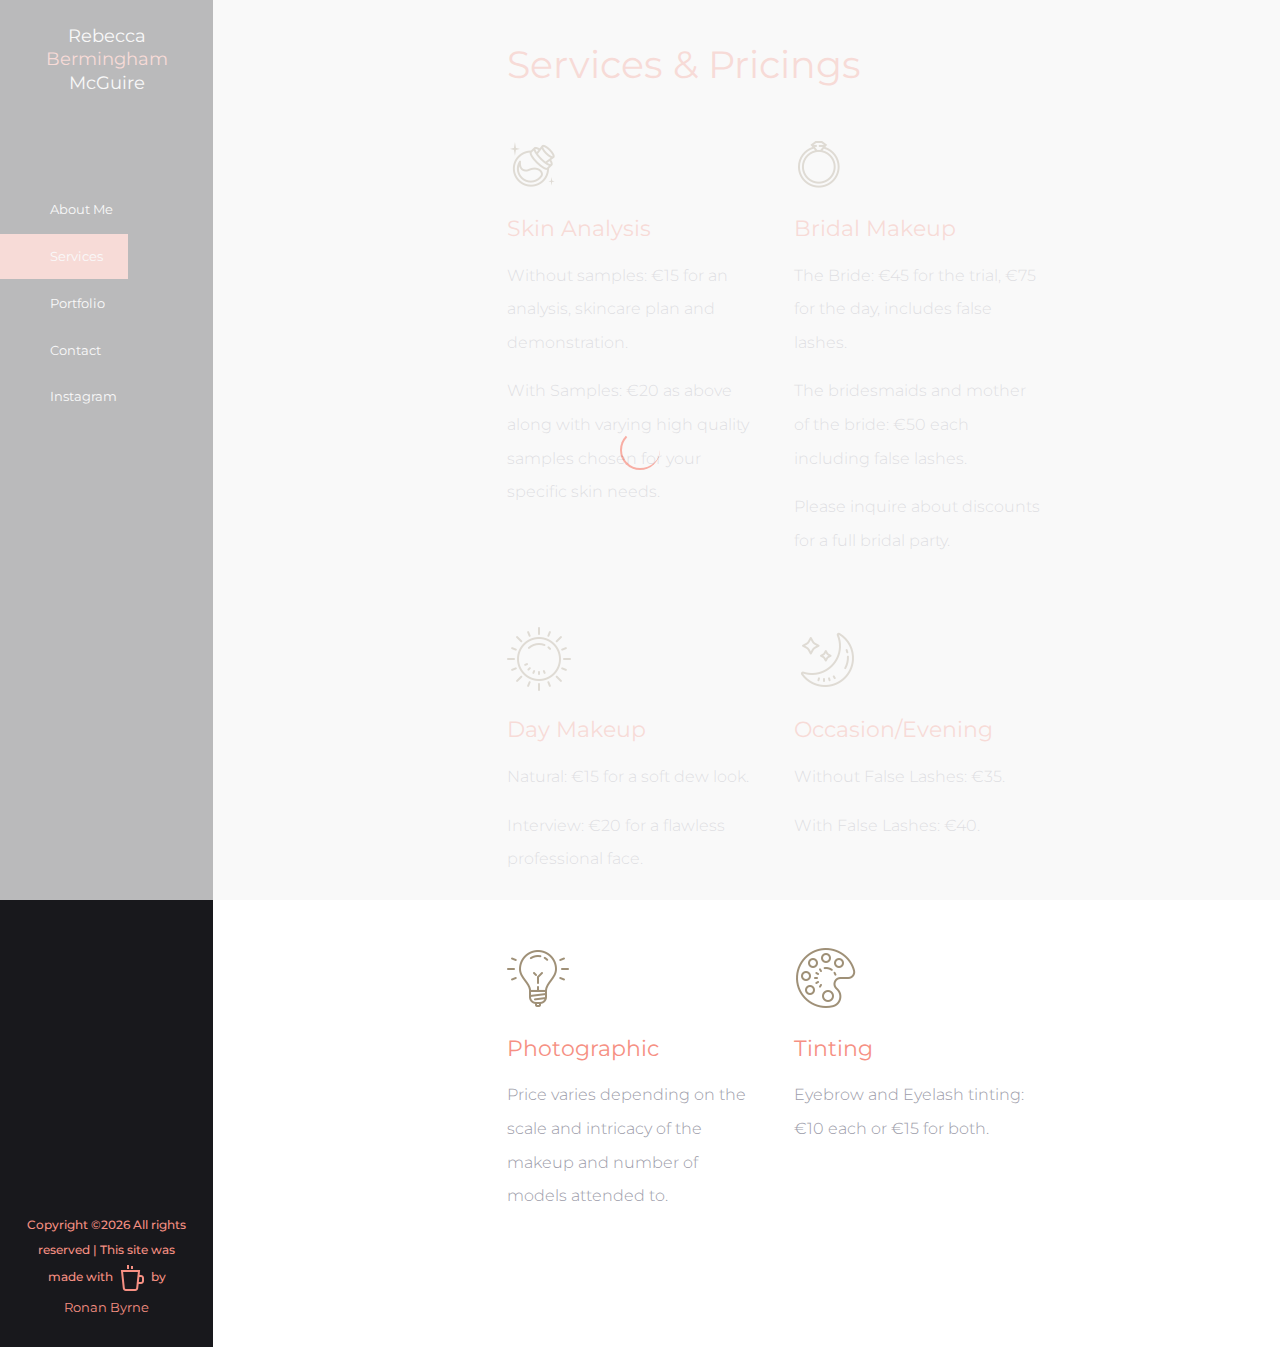
<file: services.html>
<!DOCTYPE html>
<html lang="en">
<head>
    <!-- ========== Meta Tags ========== -->
    <meta charset="UTF-8">
    <meta name="description" content="Cocoon -Portfolio">
    <meta name="keywords" content="Cocoon , Portfolio">
    <meta name="author" content="Ronan Byrne">
    <meta name="viewport" content="width=device-width, initial-scale=1, maximum-scale=1">
    <!-- ========== Title ========== -->
    <title> Services</title>
    <!-- ========== Favicon Ico ========== -->
    <!--<link rel="icon" href="fav.ico">-->
    <!-- ========== STYLESHEETS ========== -->
    <!-- Bootstrap CSS -->
    <link href="assets/css/bootstrap.min.css" rel="stylesheet">
    <!-- Fonts Icon CSS -->
    <link href="assets/css/font-awesome.min.css" rel="stylesheet">
    <link href="assets/css/et-line.css" rel="stylesheet">
    <link href="assets/css/ionicons.min.css" rel="stylesheet">
    <!-- Carousel CSS -->
    <link href="assets/css/slick.css" rel="stylesheet">
    <!-- Magnific-popup -->
    <link rel="stylesheet" href="assets/css/magnific-popup.css">
    <!-- Animate CSS -->
    <link rel="stylesheet" href="assets/css/animate.min.css">
    <!-- Custom styles for this template -->
    <link href="assets/css/main.css" rel="stylesheet">
    <link rel="icon" type="icon" href="assets/img/pink_brush.png">
</head>
<body>
<div class="loader">
    <div class="loader-outter"></div>
    <div class="loader-inner"></div>
</div>

<div class="body-container container-fluid">

    <!--=================== menu Button show in small screens ====================-->
    <a class="menu-btn" href="javascript:void(0)">
        <i class="ion ion-grid"></i>
    </a>
    <!--=================== menu Button end====================-->

    <div class="row justify-content-center">
        <!--=================== side menu ====================-->
        <div class="col-lg-2 col-md-3 col-12 menu_block">

            <!--logo -->
           <div class="logo_box">
                <h4 class="title">
                   Rebecca <span class="bermingham">Bermingham</span> McGuire
                </h4>
            </div>
            <!--logo end-->

            <!--main menu -->
            <div class="side_menu_section">
                <ul class="menu_nav">
                    <li>
                        <a href="about.html">
                            About Me
                        </a>
                    </li>
                    <li class="active">
                        <a href="services.html">
                            Services
                        </a>
                    </li>
                    <li>
                        <a href="index.html">
                            Portfolio
                        </a>
                    </li>
                    <li>
                        <a href="contact.html">
                            Contact
                        </a>
                    </li>
                    <li>
                        <a href="https://www.instagram.com/rebeccabmcg_mua/" target="-blank">
                            Instagram
                        </a>
                    </li>
                </ul>
            </div>
            <!--main menu end -->

            <!--social and copyright -->
            <div class="side_menu_bottom">
                <div class="side_menu_bottom_inner">
                    <div class="copy_right">
                        <p class="copyright">Copyright &copy;<script>document.write(new Date().getFullYear());</script> All rights reserved | This site was made with <img src="assets/img/pink_coffee.png" class="fa fa-mug-o" aria-hidden="true"></i> by <a href="#" target="_blank">Ronan Byrne</a></p>
                    </div>
                </div>
            </div>
            <!--social and copyright end -->

        </div>
        <!--=================== side menu end====================-->

        <!--=================== content body ====================-->
        <div class="col-lg-10 col-md-9 col-12 body_block  align-content-center">
            <div>
<!--=================== image card start here  (has two section left and right )====================-->
                <div class="img_card">
                    <div class="row justify-content-center">
                        <div class="col-md-6 col-12 content_section">
                            <div class="content_box">
                                <div class="content_box_inner">
                                    <div class="row justify-content-center">
<!--=================== services boxes start here  ====================-->
                                        <div class="col-md-12 col-10">
                                            <div class="img_box_one text-left">
                                                <div class="content">
                                                    <h2 class="pinkheading servicehead">
                                                        Services & Pricings
                                                    </h2>
                                                </div>
                                            </div>
                                        </div>
                                        <div class="col-md-6 col-10">
                                            <div class="img_box_one text-left">
                                                <img src="assets/img/icons/typo.png" alt="services icon">
                                                <div class="content">
                                                    <h5>
                                                        Skin Analysis
                                                    </h5>
                                                    <p>
                                                       Without samples: €15 for an analysis, skincare plan and demonstration.
                                                    </p>
                                                    <p>   
                                                       With Samples: €20 as above along with varying high quality samples chosen for your specific skin needs.
                                                    </p>
                                                </div>
                                            </div>
                                        </div>
                                        <div class="col-md-6 col-10">
                                            <div class="img_box_one text-left">
                                                <img src="assets/img/icons/flask.png" alt="services icon">
                                                <div class="content">
                                                    <h5>
                                                        Bridal Makeup 
                                                    </h5>
                                                    <p>
                                                        The Bride: €45 for the trial, €75 for the day, includes false lashes.
                                                    </p>
                                                    <p>
                                                        The bridesmaids and mother of the bride: €50 each including false lashes. 
                                                    </p>
                                                    <p>
                                                        Please inquire about discounts for a full bridal party.
                                                    </p>
                                                </div>
                                            </div>
                                        </div>
                                        <div class="col-md-6 col-10">
                                            <div class="img_box_one text-left">
                                                <img src="assets/img/icons/compass.png" alt="services icon">
                                                <div class="content">
                                                    <h5>
                                                        Day Makeup
                                                    </h5>
                                                    <p>
                                                        Natural: €15 for a soft dew look.
                                                    </p>
                                                    <p>
                                                        Interview: €20 for a flawless professional face.
                                                    </p>
                                                </div>
                                            </div>
                                        </div>
                                        <div class="col-md-6 col-10">
                                            <div class="img_box_one text-left">
                                                <img src="assets/img/icons/magic.png" alt="services icon">
                                                <div class="content">
                                                    <h5>
                                                        Occasion/Evening
                                                    </h5>
                                                    <p>
                                                        Without False Lashes: €35.
                                                    </p>
                                                    <p>
                                                        With False Lashes: €40.
                                                    </p>
                                                </div>
                                            </div>
                                        </div>
                                        <div class="col-md-6 col-10">
                                            <div class="img_box_one text-left">
                                                <img src="assets/img/icons/idea.png" alt="services icon">
                                                <div class="content">
                                                    <h5>
                                                        Photographic
                                                    </h5>
                                                    <p>
                                                        Price varies depending on the scale and intricacy of the makeup and number of models attended to.
                                                    </p>
                                                </div>
                                            </div>
                                        </div>
                                        <div class="col-md-6 col-10">
                                            <div class="img_box_one text-left">
                                                <img src="assets/img/icons/satelite.png" alt="services icon">
                                                <div class="content">
                                                    <h5>
                                                        Tinting
                                                    </h5>
                                                    <p>
                                                        Eyebrow and Eyelash tinting: €10 each or €15 for both.
                                                    </p>
                                                </div>
                                            </div>
                                        </div>
 <!--=================== services boxes end here  ====================-->
                                    </div>
                                </div>
                            </div>
                        </div>
                       <!--  <div class="col-md-6 col-4 img_section" style="background-image: url('assets/img/lipstick.jpg');"></div> -->
                    </div>
                </div>
<!--=================== image card end here ====================-->
            </div>
        </div>
        <!--=================== content body end ====================-->
    </div>
</div>


<!-- jquery -->
<script src="assets/js/jquery.min.js"></script>
<!-- bootstrap -->
<script src="assets/js/popper.js"></script>
<script src="assets/js/bootstrap.min.js"></script>
<script src="assets/js/waypoints.min.js"></script>
<!--slick carousel -->
<script src="assets/js/slick.min.js"></script>
<!--Portfolio Filter-->
<script src="assets/js/imgloaded.js"></script>
<script src="assets/js/isotope.js"></script>
<!-- Magnific-popup -->
<script src="assets/js/jquery.magnific-popup.min.js"></script>
<!--Counter-->
<script src="assets/js/jquery.counterup.min.js"></script>
<!-- WOW JS -->
<script src="assets/js/wow.min.js"></script>
<!-- Custom js -->
<script src="assets/js/main.js"></script>
</body>
</html>
</file>
<file: assets/css/et-line.css>
@font-face{font-family:et-line;src:url(../fonts/et-line.eot);src:url(../fonts/et-line.eot?#iefix) format('embedded-opentype'),url(../fonts/et-line.woff) format('woff'),url(../fonts/et-line.ttf) format('truetype'),url(../fonts/et-line.svg#et-line) format('svg');font-weight:400;font-style:normal}[data-icon]:before{font-family:et-line;content:attr(data-icon);speak:none;font-weight:400;font-variant:normal;text-transform:none;line-height:1;-webkit-font-smoothing:antialiased;-moz-osx-font-smoothing:grayscale;display:inline-block}.icon-adjustments,.icon-alarmclock,.icon-anchor,.icon-aperture,.icon-attachment,.icon-bargraph,.icon-basket,.icon-beaker,.icon-bike,.icon-book-open,.icon-briefcase,.icon-browser,.icon-calendar,.icon-camera,.icon-caution,.icon-chat,.icon-circle-compass,.icon-clipboard,.icon-clock,.icon-cloud,.icon-compass,.icon-desktop,.icon-dial,.icon-document,.icon-documents,.icon-download,.icon-dribbble,.icon-edit,.icon-envelope,.icon-expand,.icon-facebook,.icon-flag,.icon-focus,.icon-gears,.icon-genius,.icon-gift,.icon-global,.icon-globe,.icon-googleplus,.icon-grid,.icon-happy,.icon-hazardous,.icon-heart,.icon-hotairballoon,.icon-hourglass,.icon-key,.icon-laptop,.icon-layers,.icon-lifesaver,.icon-lightbulb,.icon-linegraph,.icon-linkedin,.icon-lock,.icon-magnifying-glass,.icon-map,.icon-map-pin,.icon-megaphone,.icon-mic,.icon-mobile,.icon-newspaper,.icon-notebook,.icon-paintbrush,.icon-paperclip,.icon-pencil,.icon-phone,.icon-picture,.icon-pictures,.icon-piechart,.icon-presentation,.icon-pricetags,.icon-printer,.icon-profile-female,.icon-profile-male,.icon-puzzle,.icon-quote,.icon-recycle,.icon-refresh,.icon-ribbon,.icon-rss,.icon-sad,.icon-scissors,.icon-scope,.icon-search,.icon-shield,.icon-speedometer,.icon-strategy,.icon-streetsign,.icon-tablet,.icon-target,.icon-telescope,.icon-toolbox,.icon-tools,.icon-tools-2,.icon-trophy,.icon-tumblr,.icon-twitter,.icon-upload,.icon-video,.icon-wallet,.icon-wine{font-family:et-line;speak:none;font-style:normal;font-weight:400;font-variant:normal;text-transform:none;line-height:1;-webkit-font-smoothing:antialiased;-moz-osx-font-smoothing:grayscale;display:inline-block}.icon-mobile:before{content:"\e000"}.icon-laptop:before{content:"\e001"}.icon-desktop:before{content:"\e002"}.icon-tablet:before{content:"\e003"}.icon-phone:before{content:"\e004"}.icon-document:before{content:"\e005"}.icon-documents:before{content:"\e006"}.icon-search:before{content:"\e007"}.icon-clipboard:before{content:"\e008"}.icon-newspaper:before{content:"\e009"}.icon-notebook:before{content:"\e00a"}.icon-book-open:before{content:"\e00b"}.icon-browser:before{content:"\e00c"}.icon-calendar:before{content:"\e00d"}.icon-presentation:before{content:"\e00e"}.icon-picture:before{content:"\e00f"}.icon-pictures:before{content:"\e010"}.icon-video:before{content:"\e011"}.icon-camera:before{content:"\e012"}.icon-printer:before{content:"\e013"}.icon-toolbox:before{content:"\e014"}.icon-briefcase:before{content:"\e015"}.icon-wallet:before{content:"\e016"}.icon-gift:before{content:"\e017"}.icon-bargraph:before{content:"\e018"}.icon-grid:before{content:"\e019"}.icon-expand:before{content:"\e01a"}.icon-focus:before{content:"\e01b"}.icon-edit:before{content:"\e01c"}.icon-adjustments:before{content:"\e01d"}.icon-ribbon:before{content:"\e01e"}.icon-hourglass:before{content:"\e01f"}.icon-lock:before{content:"\e020"}.icon-megaphone:before{content:"\e021"}.icon-shield:before{content:"\e022"}.icon-trophy:before{content:"\e023"}.icon-flag:before{content:"\e024"}.icon-map:before{content:"\e025"}.icon-puzzle:before{content:"\e026"}.icon-basket:before{content:"\e027"}.icon-envelope:before{content:"\e028"}.icon-streetsign:before{content:"\e029"}.icon-telescope:before{content:"\e02a"}.icon-gears:before{content:"\e02b"}.icon-key:before{content:"\e02c"}.icon-paperclip:before{content:"\e02d"}.icon-attachment:before{content:"\e02e"}.icon-pricetags:before{content:"\e02f"}.icon-lightbulb:before{content:"\e030"}.icon-layers:before{content:"\e031"}.icon-pencil:before{content:"\e032"}.icon-tools:before{content:"\e033"}.icon-tools-2:before{content:"\e034"}.icon-scissors:before{content:"\e035"}.icon-paintbrush:before{content:"\e036"}.icon-magnifying-glass:before{content:"\e037"}.icon-circle-compass:before{content:"\e038"}.icon-linegraph:before{content:"\e039"}.icon-mic:before{content:"\e03a"}.icon-strategy:before{content:"\e03b"}.icon-beaker:before{content:"\e03c"}.icon-caution:before{content:"\e03d"}.icon-recycle:before{content:"\e03e"}.icon-anchor:before{content:"\e03f"}.icon-profile-male:before{content:"\e040"}.icon-profile-female:before{content:"\e041"}.icon-bike:before{content:"\e042"}.icon-wine:before{content:"\e043"}.icon-hotairballoon:before{content:"\e044"}.icon-globe:before{content:"\e045"}.icon-genius:before{content:"\e046"}.icon-map-pin:before{content:"\e047"}.icon-dial:before{content:"\e048"}.icon-chat:before{content:"\e049"}.icon-heart:before{content:"\e04a"}.icon-cloud:before{content:"\e04b"}.icon-upload:before{content:"\e04c"}.icon-download:before{content:"\e04d"}.icon-target:before{content:"\e04e"}.icon-hazardous:before{content:"\e04f"}.icon-piechart:before{content:"\e050"}.icon-speedometer:before{content:"\e051"}.icon-global:before{content:"\e052"}.icon-compass:before{content:"\e053"}.icon-lifesaver:before{content:"\e054"}.icon-clock:before{content:"\e055"}.icon-aperture:before{content:"\e056"}.icon-quote:before{content:"\e057"}.icon-scope:before{content:"\e058"}.icon-alarmclock:before{content:"\e059"}.icon-refresh:before{content:"\e05a"}.icon-happy:before{content:"\e05b"}.icon-sad:before{content:"\e05c"}.icon-facebook:before{content:"\e05d"}.icon-twitter:before{content:"\e05e"}.icon-googleplus:before{content:"\e05f"}.icon-rss:before{content:"\e060"}.icon-tumblr:before{content:"\e061"}.icon-linkedin:before{content:"\e062"}.icon-dribbble:before{content:"\e063"}
</file>
<file: assets/css/main.css>
/* ------------------------------------- */
/* TABLE OF CONTENTS
/* -------------------------------------
    . GENERAL
    . SIDE MENU
    . BODY SIDE GENEREL CLASSES
    . BUTTONS
    . ICON BOXES
    . PROJECTS SECTION (PORTFOLIO)
    . BLOG  SECTION
    . COUNTER SECTION
    . Testimonial SECTION
	. Contact Section
	.PROGRESSBAR
	.SINGLE POST (COMMENTS SIDEBAR TAGS LIST)
	------------------------------------- */
/*  ----------------------------------------------------
1. GENERAL
-------------------------------------------------------- */
/* ----------------IMPORT GOOGLE FONTS ------------------- */
@import url("https://fonts.googleapis.com/css?family=Montserrat:300,300i,400,500");
/* ----------------Text Fonts ------------------- */
body {
  font-size: 20px;
  line-height: 1.6;
  font-weight: 300;
  font-family: "Montserrat", sans-serif;
  color: #9c9ca9;
  font-style: normal;
  overflow-x: hidden;
}

h1, h2, h3, h4, h5, h6 {
  font-family: "Montserrat", sans-serif;
  font-weight: 400;
  color: #18181c;
  line-height: 1.3;
}

h1, .h1 {
  font-size: 42px;
  margin-bottom: 25px;
}

h2, .h2 {
  font-size: 38px;
  margin-bottom: 25px;
}

h3, .h3 {
  font-size: 36px;
  margin-bottom: 25px;
}

h4, .h4 {
  font-size: 18px;
  margin-bottom: 15px;
}

h5, .h5 {
  font-size: 16px;
  margin-bottom: 15px;
}

h6, .h6 {
  font-size: 14px;
  margin-bottom: 10px;
}

p {
  font-size: 16px;
  font-family: "Montserrat", sans-serif;
  margin: 0 0 15px;
  line-height: 2.1;
  font-weight: 300;
  color: #9c9ca9;
}
p:last-child {
  margin-bottom: 0;
}

a {
  color: inherit;
  text-decoration: none;
  cursor: pointer;
  font-size: 13px;
  font-weight: 400;
  -webkit-transition: all 0.4s ease-in-out;
  transition: all 0.4s ease-in-out;
}

a:hover,
a:focus,
a:active {
  text-decoration: none;
  outline: none;
  color: #9c9ca9;
  -webkit-transition: all 0.4s ease-in-out;
  transition: all 0.4s ease-in-out;
}

ul.nosyely_list {
  padding: 0;
  margin: 0;
  list-style: none;
}

.section_title {
  position: relative;
  margin-bottom: 25px;
}
.section_title h4 {
  text-transform: capitalize;
  font-weight: 500;
}
.section_title h4:after {
  height: 2px;
  width: 30px;
  content: "";
  background-color: #F69083;
  position: absolute;
  left: 2px;
  bottom: -10px;
}

blockquote {
  padding: 75px 25px 25px;
  font-size: 20px;
  text-align: center;
  margin: 25px 50px;
}
blockquote:before {
  content: open-quote;
  display: block;
  font-size: 134px;
  font-family: Georgia, Verdana, Roboto, serif;
  line-height: 0.2;
  padding: 0;
  opacity: 0.2;
  font-weight: 600;
  margin: 0;
}
blockquote p {
  font-size: 18px;
  text-transform: capitalize;
  font-weight: 400;
  font-style: italic;
}

.text-muted {
  color: #868e96 !important;
  font-size: 14px;
  line-height: 2.1;
}

strong {
  font-weight: 700;
}

.text-xs {
  font-size: 11px;
}

.text-xl {
  font-size: 48px;
  font-weight: 600;
  letter-spacing: 1px;
}

.uppercase {
  text-transform: uppercase;
}

.capitalize {
  text-transform: capitalize;
}

img {
  max-width: 100%;
}

@media (max-width: 768px) {
  h1, .h1 {
    font-size: 28px;
    line-height: 40px;
    margin-bottom: 15px;
    font-weight: 700;
  }

  h2, .h2 {
    font-size: 24px;
    line-height: 40px;
    margin-bottom: 15px;
  }

  h3, .h3 {
    font-size: 20px;
    line-height: 30px;
    margin-bottom: 15px;
  }

  h4, .h4 {
    font-size: 16px;
    line-height: 30px;
    margin-bottom: 10px;
  }

  h5, .h5 {
    font-size: 14px;
    line-height: 25px;
    margin-bottom: 10px;
  }

  h6, .h6 {
    font-size: 12px;
    line-height: 25px;
    margin-bottom: 5px;
  }

  .hide-md {
    display: none !important;
  }
}
/* ----------------Responsive Align ------------------- */
@media all and (max-width: 767px) {
  .text-center-xs {
    text-align: center;
  }

  .text-left-xs {
    text-align: left;
  }

  .text-right-xs {
    text-align: right;
  }
}
.loader {
  position: fixed;
  top: 0;
  bottom: 0;
  width: 100%;
  background-color: #f7f7f7;
  z-index: 999999;
}
.loader .loader-inner {
  position: absolute;
  border: 2px solid #F69083;
  border-radius: 50%;
  width: 40px;
  height: 40px;
  left: calc(50% - 20px);
  top: calc(50% - 20px);
  border-right: 0;
  border-top-color: transparent;
  -webkit-animation: loader-inner 1s cubic-bezier(0.42, 0.61, 0.58, 0.41) infinite;
  animation: loader-inner 1s cubic-bezier(0.42, 0.61, 0.58, 0.41) infinite;
}

@-webkit-keyframes loader-outter {
  0% {
    -webkit-transform: rotate(0deg);
    transform: rotate(0deg);
  }
  100% {
    -webkit-transform: rotate(360deg);
    transform: rotate(360deg);
  }
}
@keyframes loader-outter {
  0% {
    -webkit-transform: rotate(0deg);
    transform: rotate(0deg);
  }
  100% {
    -webkit-transform: rotate(360deg);
    transform: rotate(360deg);
  }
}
@-webkit-keyframes loader-inner {
  0% {
    -webkit-transform: rotate(0deg);
    transform: rotate(0deg);
  }
  100% {
    -webkit-transform: rotate(-360deg);
    transform: rotate(-360deg);
  }
}
@keyframes loader-inner {
  0% {
    -webkit-transform: rotate(0deg);
    transform: rotate(0deg);
  }
  100% {
    -webkit-transform: rotate(-360deg);
    transform: rotate(-360deg);
  }
}
/* ----------------colors------------------- */
.color-gray {
  color: #f4f8fc !important;
}

.color-dark-gray {
  color: #9c9ca9 !important;
}

.color-dark {
  color: #333333 !important;
}

.color-black {
  color: #18181c !important;
}

.color-light {
  color: #ffffff !important;
}

.color-green {
  color: #6cc47f !important;
}

.color-blue {
  color: #0652fd !important;
}

.color-red {
  color: #f97794 !important;
}

.color-orange {
  color: #f79257 !important;
}

.color-yellow {
  color: #ffbf00 !important;
}

.color-purple {
  color: #926cc4 !important;
}

.bg-grad-purple {
  background: #8C66CA;
  background: linear-gradient(135deg, #E25574 0%, #8C66CA 100%);
}

.bg-macaroni {
  background: -webkit-gradient(linear, left top, right top, from(#ff5f6d), to(#ffc371));
  background: linear-gradient(90deg, #ff5f6d 0%, #ffc371 100%);
}

.bg-light {
  background-color: #ffffff !important;
}

.bg-gray {
  background-color: #f4f8fc !important;
}

.bg-black {
  background-color: #18181c !important;
}

.bg-blue {
  background-color: #0652fd !important;
}

.bg-purple {
  background-color: #926cc4 !important;
}

/* --------------PADDING STYLE-------------- */
.p0 {
  padding: 0 !important;
}

.p5 {
  padding: 5px !important;
}

.p10 {
  padding: 10px !important;
}

.p15 {
  padding: 15px !important;
}

.p20 {
  padding: 20px !important;
}

.p25 {
  padding: 25px !important;
}

.p30 {
  padding: 30px !important;
}

.p35 {
  padding: 35px !important;
}

.p40 {
  padding: 40px !important;
}

.p45 {
  padding: 45px !important;
}

.p50 {
  padding: 50px !important;
}

.p55 {
  padding: 55px !important;
}

.p60 {
  padding: 60px !important;
}

.p65 {
  padding: 65px !important;
}

.p70 {
  padding: 70px !important;
}

.p75 {
  padding: 75px !important;
}

.p80 {
  padding: 80px !important;
}

.p85 {
  padding: 85px !important;
}

.p90 {
  padding: 90px !important;
}

.p95 {
  padding: 95px !important;
}

.p100 {
  padding: 100px !important;
}

.pt0 {
  padding-top: 0 !important;
}

.pt5 {
  padding-top: 5px !important;
}

.pt10 {
  padding-top: 10px !important;
}

.pt15 {
  padding-top: 15px !important;
}

.pt20 {
  padding-top: 20px !important;
}

.pt25 {
  padding-top: 25px !important;
}

.pt30 {
  padding-top: 30px !important;
}

.pt35 {
  padding-top: 35px !important;
}

.pt40 {
  padding-top: 40px !important;
}

.pt45 {
  padding-top: 45px !important;
}

.pt50 {
  padding-top: 50px !important;
}

.pt55 {
  padding-top: 55px !important;
}

.pt60 {
  padding-top: 60px !important;
}

.pt65 {
  padding-top: 65px !important;
}

.pt70 {
  padding-top: 70px !important;
}

.pt75 {
  padding-top: 75px !important;
}

.pt80 {
  padding-top: 80px !important;
}

.pt85 {
  padding-top: 85px !important;
}

.pt90 {
  padding-top: 90px !important;
}

.pt95 {
  padding-top: 95px !important;
}

.pt100 {
  padding-top: 100px !important;
}

.pt120 {
  padding-top: 120px !important;
}

.pt200 {
  padding-top: 200px !important;
}

.pr0 {
  padding-right: 0 !important;
}

.pr5 {
  padding-right: 5px !important;
}

.pr10 {
  padding-right: 10px !important;
}

.pr15 {
  padding-right: 15px !important;
}

.pr20 {
  padding-right: 20px !important;
}

.pr25 {
  padding-right: 25px !important;
}

.pr30 {
  padding-right: 30px !important;
}

.pr35 {
  padding-right: 35px !important;
}

.pr40 {
  padding-right: 40px !important;
}

.pr45 {
  padding-right: 45px !important;
}

.pr50 {
  padding-right: 50px !important;
}

.pr55 {
  padding-right: 55px !important;
}

.pr60 {
  padding-right: 60px !important;
}

.pr65 {
  padding-right: 65px !important;
}

.pr70 {
  padding-right: 70px !important;
}

.pr75 {
  padding-right: 75px !important;
}

.pr80 {
  padding-right: 80px !important;
}

.pr85 {
  padding-right: 85px !important;
}

.pr90 {
  padding-right: 90px !important;
}

.pr95 {
  padding-right: 95px !important;
}

.pr100 {
  padding-right: 100px !important;
}

.pb0 {
  padding-bottom: 0 !important;
}

.pb5 {
  padding-bottom: 5px !important;
}

.pb10 {
  padding-bottom: 10px !important;
}

.pb15 {
  padding-bottom: 15px !important;
}

.pb20 {
  padding-bottom: 20px !important;
}

.pb25 {
  padding-bottom: 25px !important;
}

.pb30 {
  padding-bottom: 30px !important;
}

.pb35 {
  padding-bottom: 35px !important;
}

.pb40 {
  padding-bottom: 40px !important;
}

.pb45 {
  padding-bottom: 45px !important;
}

.pb50 {
  padding-bottom: 50px !important;
}

.pb55 {
  padding-bottom: 55px !important;
}

.pb60 {
  padding-bottom: 60px !important;
}

.pb65 {
  padding-bottom: 65px !important;
}

.pb70 {
  padding-bottom: 70px !important;
}

.pb75 {
  padding-bottom: 75px !important;
}

.pb80 {
  padding-bottom: 80px !important;
}

.pb85 {
  padding-bottom: 85px !important;
}

.pb90 {
  padding-bottom: 90px !important;
}

.pb95 {
  padding-bottom: 95px !important;
}

.pb100 {
  padding-bottom: 100px !important;
}

.pb120 {
  padding-bottom: 120px !important;
}

.pb200 {
  padding-bottom: 200px !important;
}

.pl0 {
  padding-left: 0;
}

.pl5 {
  padding-left: 5px;
}

.pl10 {
  padding-left: 10px;
}

.pl15 {
  padding-left: 15px;
}

.pl20 {
  padding-left: 20px;
}

.pl25 {
  padding-left: 25px;
}

.pl30 {
  padding-left: 30px;
}

.pl35 {
  padding-left: 35px;
}

.pl40 {
  padding-left: 40px;
}

.pl45 {
  padding-left: 45px;
}

.pl50 {
  padding-left: 50px;
}

.pl55 {
  padding-left: 55px;
}

.pl60 {
  padding-left: 60px;
}

.pl65 {
  padding-left: 65px;
}

.pl70 {
  padding-left: 70px;
}

.pl75 {
  padding-left: 75px;
}

.pl80 {
  padding-left: 80px;
}

.pl85 {
  padding-left: 85px;
}

.pl90 {
  padding-left: 90px;
}

.pl95 {
  padding-left: 95px;
}

.pl100 {
  padding-left: 100px;
}

/*  -----------------MARGIN STYLE----------------------- */
.m0 {
  margin: 0;
}

.m5 {
  margin: 5px;
}

.m10 {
  margin: 10px;
}

.m15 {
  margin: 15px;
}

.m20 {
  margin: 20px;
}

.m25 {
  margin: 25px;
}

.m30 {
  margin: 30px;
}

.m35 {
  margin: 35px;
}

.m40 {
  margin: 40px;
}

.m45 {
  margin: 45px;
}

.m50 {
  margin: 50px;
}

.m55 {
  margin: 55px;
}

.m60 {
  margin: 60px;
}

.m65 {
  margin: 65px;
}

.m70 {
  margin: 70px;
}

.m75 {
  margin: 75px;
}

.m80 {
  margin: 80px;
}

.m85 {
  margin: 85px;
}

.m90 {
  margin: 90px;
}

.m95 {
  margin: 95px;
}

.m100 {
  margin: 100px;
}

.mt0 {
  margin-top: 0 !important;
}

.mt5 {
  margin-top: 5px !important;
}

.mt10 {
  margin-top: 10px !important;
}

.mt15 {
  margin-top: 15px !important;
}

.mt20 {
  margin-top: 20px !important;
}

.mt25 {
  margin-top: 25px !important;
}

.mt30 {
  margin-top: 30px !important;
}

.mt35 {
  margin-top: 35px !important;
}

.mt40 {
  margin-top: 40px !important;
}

.mt45 {
  margin-top: 45px !important;
}

.mt50 {
  margin-top: 50px !important;
}

.mt55 {
  margin-top: 55px !important;
}

.mt60 {
  margin-top: 60px !important;
}

.mt65 {
  margin-top: 65px !important;
}

.mt70 {
  margin-top: 70px !important;
}

.mt75 {
  margin-top: 75px !important;
}

.mt80 {
  margin-top: 80px !important;
}

.mt85 {
  margin-top: 85px !important;
}

.mt90 {
  margin-top: 90px !important;
}

.mt95 {
  margin-top: 95px !important;
}

.mt100 {
  margin-top: 100px !important;
}

.mt110 {
  margin-top: 110px !important;
}

.mt120 {
  margin-top: 120px !important;
}

.mt-75 {
  margin-top: -75px !important;
}

.mr0 {
  margin-right: 0 !important;
}

.mr5 {
  margin-right: 5px !important;
}

.mr10 {
  margin-right: 10px !important;
}

.mr15 {
  margin-right: 15px !important;
}

.mr20 {
  margin-right: 20px !important;
}

.mr25 {
  margin-right: 25px !important;
}

.mr30 {
  margin-right: 30px !important;
}

.mr35 {
  margin-right: 35px !important;
}

.mr40 {
  margin-right: 40px !important;
}

.mr45 {
  margin-right: 45px !important;
}

.mr50 {
  margin-right: 50px !important;
}

.mr55 {
  margin-right: 55px !important;
}

.mr60 {
  margin-right: 60px !important;
}

.mr65 {
  margin-right: 65px !important;
}

.mr70 {
  margin-right: 70px !important;
}

.mr75 {
  margin-right: 75px !important;
}

.mr80 {
  margin-right: 80px !important;
}

.mr85 {
  margin-right: 85px !important;
}

.mr90 {
  margin-right: 90px !important;
}

.mr95 {
  margin-right: 95px !important;
}

.mr100 {
  margin-right: 100px !important;
}

.mb0 {
  margin-bottom: 0 !important;
}

.mb5 {
  margin-bottom: 5px !important;
}

.mb10 {
  margin-bottom: 10px !important;
}

.mb15 {
  margin-bottom: 15px !important;
}

.mb20 {
  margin-bottom: 20px !important;
}

.mb25 {
  margin-bottom: 25px !important;
}

.mb30 {
  margin-bottom: 30px !important;
}

.mb35 {
  margin-bottom: 35px !important;
}

.mb40 {
  margin-bottom: 40px !important;
}

.mb45 {
  margin-bottom: 45px !important;
}

.mb50 {
  margin-bottom: 50px !important;
}

.mb55 {
  margin-bottom: 55px !important;
}

.mb60 {
  margin-bottom: 60px !important;
}

.mb65 {
  margin-bottom: 65px !important;
}

.mb70 {
  margin-bottom: 70px !important;
}

.mb75 {
  margin-bottom: 75px !important;
}

.mb80 {
  margin-bottom: 80px !important;
}

.mb85 {
  margin-bottom: 85px !important;
}

.mb90 {
  margin-bottom: 90px !important;
}

.mb95 {
  margin-bottom: 95px !important;
}

.mb100 {
  margin-bottom: 100px !important;
}

.ml0 {
  margin-left: 0 !important;
}

.ml5 {
  margin-left: 5px !important;
}

.ml10 {
  margin-left: 10px !important;
}

.ml15 {
  margin-left: 15px !important;
}

.ml20 {
  margin-left: 20px !important;
}

.ml25 {
  margin-left: 25px !important;
}

.ml30 {
  margin-left: 30px !important;
}

.ml35 {
  margin-left: 35px !important;
}

.ml40 {
  margin-left: 40px !important;
}

.ml45 {
  margin-left: 45px !important;
}

.ml50 {
  margin-left: 50px !important;
}

.ml55 {
  margin-left: 55px !important;
}

.ml60 {
  margin-left: 60px !important;
}

.ml65 {
  margin-left: 65px !important;
}

.ml70 {
  margin-left: 70px !important;
}

.ml75 {
  margin-left: 75px !important;
}

.ml80 {
  margin-left: 80px !important;
}

.ml85 {
  margin-left: 85px !important;
}

.ml90 {
  margin-left: 90px !important;
}

.ml95 {
  margin-left: 95px !important;
}

.ml100 {
  margin-left: 100px !important;
}

/*  --------------MARGIN STYLE MINUS----------------------------- */
.mt-5 {
  margin-top: -5px;
}

.mt-10 {
  margin-top: -10px;
}

.mt-15 {
  margin-top: -15px;
}

.mt-20 {
  margin-top: -20px;
}

.mt-25 {
  margin-top: -25px;
}

.mt-30 {
  margin-top: -30px;
}

.mt-35 {
  margin-top: -35px;
}

.mt-40 {
  margin-top: -40px;
}

.mt-45 {
  margin-top: -45px;
}

.mt-50 {
  margin-top: -50px;
}

.mt-55 {
  margin-top: -55px;
}

.mt-60 {
  margin-top: -60px;
}

.mt-65 {
  margin-top: -65px;
}

.mt-70 {
  margin-top: -70px;
}

.mt-75 {
  margin-top: -75px;
}

.mt-80 {
  margin-top: -80px;
}

.mt-85 {
  margin-top: -85px;
}

.mt-90 {
  margin-top: -90px;
}

.mt-95 {
  margin-top: -95px;
}

.mt-100 {
  margin-top: -100px;
}

.mt-110 {
  margin-top: -110px;
}

.mt-120 {
  margin-top: -120px;
}

.mt-130 {
  margin-top: -130px;
}

.mt-140 {
  margin-top: -140px;
}

.mt-150 {
  margin-top: -150px;
}

.ml-5 {
  margin-left: -5px;
}

.ml-10 {
  margin-left: -10px;
}

.ml-15 {
  margin-left: -15px;
}

.ml-20 {
  margin-left: -20px;
}

.ml-25 {
  margin-left: -25px;
}

.ml-30 {
  margin-left: -30px;
}

.ml-35 {
  margin-left: -35px;
}

.ml-40 {
  margin-left: -40px;
}

.ml-45 {
  margin-left: -45px;
}

.ml-50 {
  margin-left: -50px;
}

.ml-55 {
  margin-left: -55px;
}

.ml-60 {
  margin-left: -60px;
}

.ml-65 {
  margin-left: -65px;
}

.ml-70 {
  margin-left: -70px;
}

.ml-75 {
  margin-left: -75px;
}

.ml-80 {
  margin-left: -80px;
}

.ml-85 {
  margin-left: -85px;
}

.ml-90 {
  margin-left: -90px;
}

.ml-95 {
  margin-left: -95px;
}

.ml-100 {
  margin-left: -100px;
}

.ml-110 {
  margin-left: -110px;
}

.ml-120 {
  margin-left: -120px;
}

.ml-130 {
  margin-left: -130px;
}

.ml-140 {
  margin-left: -140px;
}

.ml-150 {
  margin-left: -150px;
}

.mb-5 {
  margin-bottom: -5px;
}

.mb-10 {
  margin-bottom: -10px;
}

.mb-15 {
  margin-bottom: -15px;
}

.mb-20 {
  margin-bottom: -20px;
}

.mb-25 {
  margin-bottom: -25px;
}

.mb-30 {
  margin-bottom: -30px;
}

.mb-35 {
  margin-bottom: -35px;
}

.mb-40 {
  margin-bottom: -40px;
}

.mb-45 {
  margin-bottom: -45px;
}

.mb-50 {
  margin-bottom: -50px;
}

.mb-55 {
  margin-bottom: -55px;
}

.mb-60 {
  margin-bottom: -60px;
}

.mb-65 {
  margin-bottom: -65px;
}

.mb-70 {
  margin-bottom: -70px;
}

.mb-75 {
  margin-bottom: -75px;
}

.mb-80 {
  margin-bottom: -80px;
}

.mb-85 {
  margin-bottom: -85px;
}

.mb-90 {
  margin-bottom: -90px;
}

.mb-95 {
  margin-bottom: -95px;
}

.mb-100 {
  margin-bottom: -100px;
}

.mb-110 {
  margin-bottom: -110px;
}

.mb-120 {
  margin-bottom: -120px;
}

.mb-130 {
  margin-bottom: -130px;
}

.mb-140 {
  margin-bottom: -140px;
}

.mb-150 {
  margin-bottom: -150px;
}

/*  ----------------------------------------------------
2. HEADER
-------------------------------------------------------- */
.body-container {
  position: relative;
}

.menu-btn {
  font-size: 36px;
  text-align: center;
  position: fixed;
  right: 30px;
  display: none;
  opacity: 0;
  bottom: 30px;
  padding: 3px 0;
  background-color: #fff;
  z-index: 9999;
  width: 60px;
  color: #F69083;
  height: 60px;
  border-radius: 50px;
  -webkit-box-shadow: 0 0 42px rgba(0, 0, 0, 0.1);
          box-shadow: 0 0 42px rgba(0, 0, 0, 0.1);
}
.menu-btn:hover {
  -webkit-box-shadow: 0 0 2px rgba(0, 0, 0, 0.09);
          box-shadow: 0 0 2px rgba(0, 0, 0, 0.09);
  color: #18181c;
}

.menu_block {
  background-color: #18181c;
  min-height: 100vh;
  padding: 0;
}
.menu_block .logo_box {
  text-align: center;
  padding: 25px 10px;
}
.menu_block .side_menu_section {
  margin-top: 50px;
}
.menu_block .side_title {
  padding-left: 50px;
  color: #F69083;
  text-transform: capitalize;
  font-size: 15px;
  margin-bottom: 25px;
  font-weight: 500;
}
.menu_block .side_menu_bottom {
  min-height: 300px;
}
.menu_block .side_menu_bottom .side_menu_bottom_inner {
  position: absolute;
  left: 0;
  right: 0;
  bottom: 0;
}
.menu_block .copy_right {
  padding: 25px;
  color: #F69083;
  margin-top: 50px;
}
.menu_block .copy_right p {
  color: #F69083;
  font-size: 12px;
  text-align: center;
  font-weight: 500;
}

.menu_nav {
  width: 100%;
  padding: 0;
  list-style: none;
  margin-left: 0;
}
.menu_nav li {
  width: 100%;
  display: inline-block;
  padding: 0;
  margin-top: 2px;
}
.menu_nav li a {
  display: inline-block;
  padding: 12px 25px 12px 50px;
  background-color: transparent;
  color: #ffffff;
}
.menu_nav li a:hover {
  background-color: #F69083;
}
.menu_nav li a:focus {
  background-color: #F69083;
}
.menu_nav li.active a {
  background-color: #F69083;
  color: #ffffff;
}
.menu_nav .sub-menu {
  position: absolute;
  right: 0;
  left: 100%;
  z-index: 999999;
  background-color: #F69083;
  padding: 10px;
  display: inline-block;
  min-width: 200px;
}
.menu_nav .sub-menu li a {
  text-align: left;
  padding: 10px 25px;
  text-transform: capitalize;
  background-color: transparent;
}
.menu_nav .sub-menu li a:hover {
  color: #dddddd;
}

.filter_nav {
  padding: 0;
  margin: 0;
  list-style: none;
}
.filter_nav li {
  padding: 0;
  margin-top: 2px;
}
.filter_nav li a {
  display: inline-block;
  padding: 8px 15px 8px 50px;
  text-transform: capitalize;
  color: #ffffff;
}
.filter_nav li a:hover {
  background-color: #F69083;
  color: #ffffff;
}
.filter_nav li.active a {
  background-color: #F69083;
  color: #ffffff;
}

.social_menu {
  margin-top: 100px;
  text-align: center;
  padding: 0;
  list-style: none;
}
.social_menu li {
  display: inline-block;
}
.social_menu li a {
  padding: 7px;
  font-size: 20px;
  color: #F69083;
}
.social_menu li a:hover {
  color: #ffffff;
}

@media (max-width: 768px) {
  .menu-btn {
    opacity: 1;
    display: block;
  }

  .menu_block {
    min-height: 100%;
    padding: 0;
    max-width: 250px;
    left: 0;
    position: fixed;
    top: 0;
    bottom: 0;
    overflow-x: hidden;
    overflow-y: scroll;
    z-index: 999999;
    margin-left: -250px;
    -webkit-transition: all 0.4s ease-in-out;
    transition: all 0.4s ease-in-out;
  }
  .menu_block .side_menu_bottom {
    position: relative;
  }

  .sidebar_closed .menu_block {
    margin-left: 0;
    -webkit-transition: all 0.4s ease-in-out;
    transition: all 0.4s ease-in-out;
  }
}
/*  ----------------------------------------------------
3 body
-------------------------------------------------------- */
.body_block {
  background-color: #ffffff;
  padding: 50px 30px;
}

.img_card {
  position: relative;
}
.img_card .content_section {
  background-color: #ffffff;
  position: relative;
  padding: 0px 0;
}

.img_card .content_section .content_box {
  position: relative;
  left: 0;
  right: 0;
  margin-right: -75px;
  z-index: 999;
  top: 0;
  width: auto;
  bottom: 0;
  padding: 15px;
  min-height: 500px;
  background-color: #ffffff;
}
.img_card .content_section .content_box .content_box_inner {
  padding: 0px 0px 25px 0px;
  margin-right: 20px;
  margin-top: -30px;
  display: inline-block;
  overflow: hidden;
}
.img_card .img_section {
  background-size: cover;
  background-position: center center;
  background-repeat: no-repeat;
  display: inline-block;
  overflow: hidden;
}

/*  ----------------------------------------------------
4 buttons
-------------------------------------------------------- */
.btn {
  font-size: 13px;
  line-height: 1.7;
  text-transform: capitalize;
  color: #fff;
  font-weight: 400;
  padding: 15px 50px;
  border-radius: 0;
  outline: 0 !important;
  border: none;
  cursor: pointer;
  letter-spacing: 1px;
  background-color: #18181c;
  -webkit-transition: all 300ms ease-in-out;
  transition: all 300ms ease-in-out;
}
.btn:hover {
  color: #18181c;
  background-color: #fff;
  -webkit-transition: all 300ms ease-in-out;
  transition: all 300ms ease-in-out;
}
.btn:focus {
  outline: 0 !important;
  -webkit-box-shadow: 0 0 0 rgba(0, 0, 0, 0);
          box-shadow: 0 0 0 rgba(0, 0, 0, 0);
}

.btn-sm {
  padding: 10px 20px;
}

.btn-lg {
  padding: 18px 50px;
}

.btn_center {
  margin: 0 auto;
  display: block;
}

.btn.btn-shadow {
  -webkit-box-shadow: 3px 4px 5px 0 rgba(0, 0, 0, 0.09);
  box-shadow: 3px 4px 5px 0 rgba(0, 0, 0, 0.09);
}
.btn.btn-shadow:hover {
  -webkit-box-shadow: 1px 1px 1px 0 rgba(0, 0, 0, 0.09);
  box-shadow: 1px 1px 1px 0 rgba(0, 0, 0, 0.09);
}

.btn-rounded {
  border-radius: 50px;
}

.btn-primary {
  background-color: #F69083;
  border: solid 1px #F69083;
  color: #ffffff;
  -webkit-transition: all 300ms ease-in-out;
  transition: all 300ms ease-in-out;
}
.btn-primary:hover {
  background-color: #18181c;
  color: #ffffff;
  border: solid 1px #18181c;
  -webkit-transition: all 300ms ease-in-out;
  transition: all 300ms ease-in-out;
}

.btn-primary-outline {
  background-color: transparent;
  border: solid 1px #F69083;
  color: #F69083;
  -webkit-transition: all 300ms ease-in-out;
  transition: all 300ms ease-in-out;
}
.btn-primary-outline:hover {
  background-color: #F69083;
  color: #ffffff;
  -webkit-transition: all 300ms ease-in-out;
  transition: all 300ms ease-in-out;
}

.btn-light {
  background-color: #ffffff;
  border: solid 1px #ffffff;
  color: #18181c;
  -webkit-transition: all 300ms ease-in-out;
  transition: all 300ms ease-in-out;
}
.btn-light:hover {
  color: #ffffff;
  border: solid 1px #18181c;
  background-color: #18181c;
  -webkit-transition: all 300ms ease-in-out;
  transition: all 300ms ease-in-out;
}

.btn-dark {
  background-color: #333333;
  border: solid 1px #18181c;
  color: #ffffff;
  -webkit-transition: all 300ms ease-in-out;
  transition: all 300ms ease-in-out;
}
.btn-dark:hover {
  color: #18181c;
  border: solid 1px #ffffff;
  background-color: #ffffff;
  -webkit-transition: all 300ms ease-in-out;
  transition: all 300ms ease-in-out;
}

/*  ----------------------------------------------------
5 icon boxes
-------------------------------------------------------- */
.icon-lg {
  font-size: 64px !important;
}

.icon-md {
  font-size: 32px !important;
}

.icon-sm {
  font-size: 16px !important;
}

.icon_box_one {
  padding: 10px 0;
  margin: 25px 0;
  cursor: pointer;
  -webkit-transition: all 0.3s ease-in-out;
  transition: all 0.3s ease-in-out;
}
.icon_box_one i {
  font-size: 56px;
  color: #F69083;
  vertical-align: middle;
  margin: 0 auto;
  border-radius: 4px;
  display: block;
}
.icon_box_one .content {
  margin-top: 20px;
}
.icon_box_one .content h5 {
  color: #333333;
  font-size: 16px;
  margin-bottom: 5px;
  text-transform: capitalize;
}

.img_box_one {
  padding: 5px;
  background-color: #ffffff;
  margin-top: 30px;
  margin-bottom: 30px;
  -webkit-transition: all ease-in-out 0.4s;
  transition: all ease-in-out 0.4s;
  /*padding: 0px 20px 0px 20px;
  margin: 20px 20px 20px 20px;*/
}
.img_box_one img {
  max-width: 64px;
  margin-bottom: 25px;
}
.img_box_one h5 {
  text-transform: capitalize;
  font-size: 22px;
  color: #F69083;
}

.img_box_two {
  display: inline-block;
  padding-left: 55px;
  position: relative;
  margin-top: 25px;
  -webkit-transition: all ease-in-out 0.4s;
  transition: all ease-in-out 0.4s;
  margin-right: 60px;
}
.img_box_two img {
  max-width: 40px;
  position: absolute;
  left: 0;
}
.img_box_two h5 {
  color: #333333;
  text-transform: capitalize;
  font-size: 16px;
}
.img_box_two p {
  color: #9c9ca9;
  font-size: 14px;
  font-weight: 400;
  margin-right: 20px;
}

/*  ----------------------------------------------------
6 portfolio
-------------------------------------------------------- */
.project_box_one {
  position: relative;
  overflow: hidden;
  margin: 0 auto;
  cursor: crosshair;
  -webkit-transition: all ease-in-out 0.4s;
  transition: all ease-in-out 0.4s;
}
.project_box_one img {
  display: block;
  width: 100%;
  height: 100%;
  -webkit-transition: all ease-in-out 0.4s;
  transition: all ease-in-out 0.4s;
}
.project_box_one .product_info {
  position: absolute;
  top: 0;
  bottom: 0;
  width: 100%;
  height: 100%;
  padding: 30px 40px;
  background-color: rgba(0, 0, 0, 0.7);
  -webkit-transition: all ease-in-out 0.4s;
  transition: all ease-in-out 0.4s;
  opacity: 0;
}
.project_box_one .product_info .product_info_text {
  display: table;
  table-layout: fixed;
  height: 100%;
  width: 100%;
  position: relative;
}
.project_box_one .product_info .product_info_text .product_info_text_inner {
  display: table-cell;
  vertical-align: middle;
  text-align: center;
}
.project_box_one .product_info .product_info_text .product_info_text_inner h4 {
  color: #ffffff;
  font-size: 14px;
  text-transform: capitalize;
  -webkit-transform: translateY(10px);
  transform: translateY(10px);
  -webkit-transition: all ease-in-out 0.4s;
  transition: all ease-in-out 0.4s;
  opacity: 0;
  margin-bottom: 5px;
}
.project_box_one .product_info .product_info_text .product_info_text_inner i {
  color: #ffffff;
  font-size: 20px;
  margin-bottom: 15px;
  -webkit-transform: translateY(-10px);
  transform: translateY(-10px);
  -webkit-transition: all ease-in-out 0.4s;
  transition: all ease-in-out 0.4s;
  opacity: 0;
}
.project_box_one:hover img {
  /* IE 9 */
  -webkit-transform: scale(1.1);
  /* Safari */
  transform: scale(1.1);
  /* Standard syntax */
  -webkit-transition: all ease-in-out 0.4s;
  transition: all ease-in-out 0.4s;
}
.project_box_one:hover .product_info {
  opacity: 1;
}
.project_box_one:hover .product_info .product_info_text_inner h4 {
  -webkit-transform: translateY(0);
  transform: translateY(0);
  opacity: 1;
}
.project_box_one:hover .product_info .product_info_text_inner i {
  -webkit-transform: translateY(0);
  transform: translateY(0);
  opacity: 1;
}

.mfp-title {
  text-align: left;
  line-height: 18px;
  color: #ffffff;
  word-wrap: break-word;
  padding-right: 36px;
  font-size: 14px;
  text-transform: capitalize;
}

.gutters .grid-item {
  margin-bottom: 30px;
}

/*  ----------------------------------------------------
7 counter
-------------------------------------------------------- */
.counter_box {
  text-align: left;
  margin: 25px 0;
}
.counter_box .divider {
  border: solid 1px #F69083;
  width: 40px;
  margin-bottom: 15px;
}
.counter_box .counter {
  font-size: 36px;
  color: #F69083;
  font-weight: 400;
  display: inline-block;
  padding: 0 3px;
  margin: 0;
}
.counter_box h5 {
  font-weight: 500;
  text-transform: capitalize;
  margin: 0;
  font-size: 14px;
  color: #18181c;
}

/*  ----------------------------------------------------
8 tabs
-------------------------------------------------------- */
.hosting_nav {
  margin-top: 0;
  position: relative;
  top: -60px;
}
.hosting_nav .nav-item {
  padding: 25px;
}
.hosting_nav a.nav-link {
  background-color: #ffffff;
  color: #0652fd;
  -webkit-box-shadow: 0 0 32px rgba(0, 0, 0, 0.07);
          box-shadow: 0 0 32px rgba(0, 0, 0, 0.07);
  padding: 70px 30px;
}
.hosting_nav a.nav-link img {
  max-width: 64px;
  display: block;
  text-align: center;
  margin: 0 auto;
  margin-bottom: 15px;
  color: #ffffff;
}


/*  ----------------------------------------------------
11 contact box
-------------------------------------------------------- */
.contact_box {
  padding: 35px;
  background-color: #ffffff;
  border-radius: 4px;
}
.contact_box label {
  color: #000;
  font-size: 13px;
  text-transform: capitalize;
}

.map {
  width: 100%;
  position: absolute;
  left: 0;
  right: 0;
  top: 0;
  bottom: 0;
}

.form-control {
  font-size: 12px;
  padding: 12px 15px;
  height: 50px;
  border-radius: 1px;
  background-color: #f2f4f8;
  border: solid 1px #f2f4f8;
  margin-bottom: 25px;
  outline: 0 !important;
  font-style: italic;
  -webkit-transition: all ease-in-out 0.4s;
  transition: all ease-in-out 0.4s;
}
.form-control:focus {
  background-color: #ffffff;
  border-color: #F69083;
  -webkit-transition: all ease-in-out 0.4s;
  transition: all ease-in-out 0.4s;
}

textarea.form-control {
  min-height: 200px;
  resize: vertical;
}

/*  ----------------------------------------------------
12 progressbar
-------------------------------------------------------- */
.single_progressbar {
  position: relative;
  margin-top: 30px;
}
.single_progressbar .progress_text {
  margin-bottom: 5px;
  color: #9c9ca9;
  font-weight: 300;
  font-size: 14px;
  text-transform: capitalize;
}
.single_progressbar .progress_text span.progress_bar {
  color: #9c9ca9;
}
.single_progressbar .progress_text .progress_num {
  position: absolute;
  left: 90%;
}
.single_progressbar .progress {
  height: 4px;
  margin-bottom: 5px;
  overflow: hidden;
  background: #F69083;
  /* The Fallback */
  background: rgba(153, 137, 110, 0.2);
  border-radius: 1px;
  -webkit-box-shadow: 0 0 0;
          box-shadow: 0 0 0;
}
.single_progressbar .progress .progress-bar {
  height: 100%;
  font-size: 16px;
  line-height: 16px;
  text-align: center;
  background-color: #F69083;
}

.accordion_card {
  border: solid 1px #F69083;
  border-radius: 0;
  margin: 15px 0;
}
.accordion_card .card-header {
  color: #ffffff;
  border-bottom: 0;
  border-radius: 0 !important;
  padding: 0;
}
.accordion_card .card-header h5 {
  margin: 0;
}
.accordion_card .card-header h5 a {
  background-color: #ffffff;
  color: #F69083;
  display: block;
  padding: 15px;
  border-bottom: solid 1px #F69083;
}
.accordion_card .card-header h5 a.collapsed {
  background-color: #F69083;
  color: #ffffff;
  border-bottom: solid 0 #F69083;
}
.accordion_card .card-body {
  font-size: 16px;
}

.title{
  color:#fff;
}

.bermingham{
  color:#F69083;
}

.aboutme{
  background-color: #F69083;
}

#email{
  color: #F69083; 
}

#phone{
  color: #F69083;
}

.pinkheading{
  color: #F69083;
}


.servicehead{
  padding-bottom: 0px;
  margin-bottom: -20px;
  margin-top: -30px;
  padding-top: -30px;
}

.portfolio_head{
  margin-top: -20px;
  padding-top: -20px;
}
</file>
